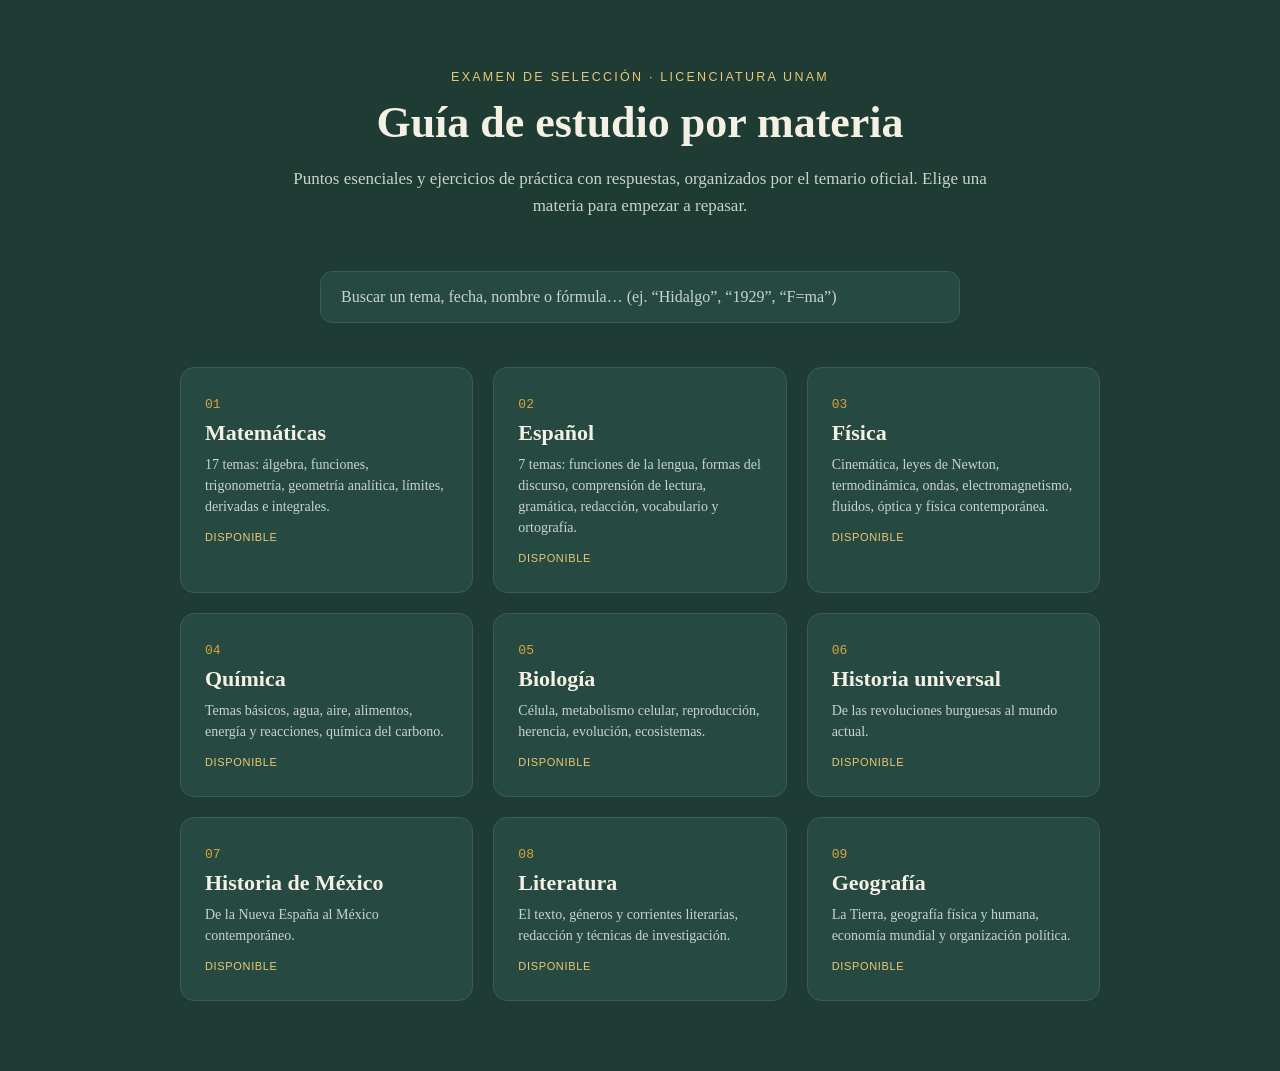
<file: index.html>
<!DOCTYPE html>
<html lang="es">
<head>
<meta charset="UTF-8">
<meta name="viewport" content="width=device-width, initial-scale=1.0">
<title>Guía de examen de selección — UNAM</title>
<link rel="stylesheet" href="assets/styles.css">
</head>
<body>
<div class="landing">
  <div class="landing-head">
    <p class="landing-eyebrow">Examen de selección · Licenciatura UNAM</p>
    <h1 class="landing-title">Guía de estudio por materia</h1>
    <p class="landing-sub">Puntos esenciales y ejercicios de práctica con respuestas, organizados por el temario oficial. Elige una materia para empezar a repasar.</p>
  </div>

  <div class="search-wrap">
    <input type="text" id="global-search" class="search-input" placeholder="Buscar un tema, fecha, nombre o fórmula… (ej. “Hidalgo”, “1929”, “F=ma”)" autocomplete="off">
    <div id="search-results" class="search-results"></div>
  </div>

  <div class="subject-grid" id="subject-grid"></div>
</div>

<script src="assets/subjects.js"></script>
<script src="data/matematicas.js"></script>
<script src="data/espanol.js"></script>
<script src="data/fisica.js"></script>
<script src="data/quimica.js"></script>
<script src="data/biologia.js"></script>
<script src="data/historia-universal.js"></script>
<script src="data/historia-mexico.js"></script>
<script src="data/literatura.js"></script>
<script src="data/geografia.js"></script>
<script src="assets/index.js"></script>
</body>
</html>
</file>
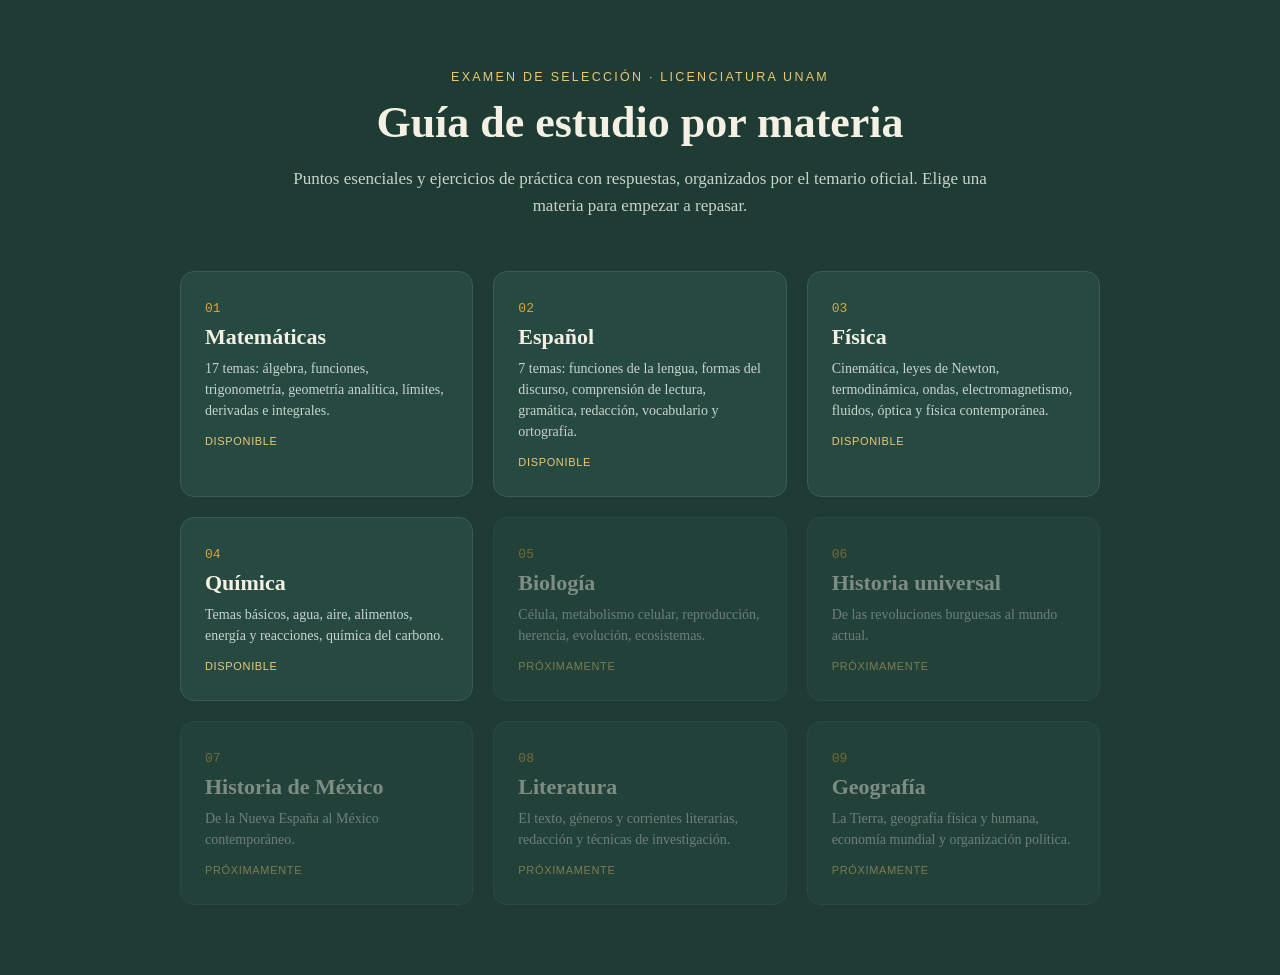
<file: guia-unam/index.html>
<!DOCTYPE html>
<html lang="es">
<head>
<meta charset="UTF-8">
<meta name="viewport" content="width=device-width, initial-scale=1.0">
<title>Guía de examen de selección — UNAM</title>
<link rel="stylesheet" href="assets/styles.css">
</head>
<body>
<div class="landing">
  <div class="landing-head">
    <p class="landing-eyebrow">Examen de selección · Licenciatura UNAM</p>
    <h1 class="landing-title">Guía de estudio por materia</h1>
    <p class="landing-sub">Puntos esenciales y ejercicios de práctica con respuestas, organizados por el temario oficial. Elige una materia para empezar a repasar.</p>
  </div>

  <div class="subject-grid">
    <a class="subject-card" href="matematicas.html">
      <span class="num">01</span>
      <h3>Matemáticas</h3>
      <p>17 temas: álgebra, funciones, trigonometría, geometría analítica, límites, derivadas e integrales.</p>
      <span class="tag">Disponible</span>
    </a>

    <a class="subject-card" href="espanol.html">
      <span class="num">02</span>
      <h3>Español</h3>
      <p>7 temas: funciones de la lengua, formas del discurso, comprensión de lectura, gramática, redacción, vocabulario y ortografía.</p>
      <span class="tag">Disponible</span>
    </a>

    <a class="subject-card" href="fisica.html">
      <span class="num">03</span>
      <h3>Física</h3>
      <p>Cinemática, leyes de Newton, termodinámica, ondas, electromagnetismo, fluidos, óptica y física contemporánea.</p>
      <span class="tag">Disponible</span>
    </a>

    <a class="subject-card" href="quimica.html">
      <span class="num">04</span>
      <h3>Química</h3>
      <p>Temas básicos, agua, aire, alimentos, energía y reacciones, química del carbono.</p>
      <span class="tag">Disponible</span>
    </a>

    <div class="subject-card disabled">
      <span class="num">05</span>
      <h3>Biología</h3>
      <p>Célula, metabolismo celular, reproducción, herencia, evolución, ecosistemas.</p>
      <span class="tag">Próximamente</span>
    </div>

    <div class="subject-card disabled">
      <span class="num">06</span>
      <h3>Historia universal</h3>
      <p>De las revoluciones burguesas al mundo actual.</p>
      <span class="tag">Próximamente</span>
    </div>

    <div class="subject-card disabled">
      <span class="num">07</span>
      <h3>Historia de México</h3>
      <p>De la Nueva España al México contemporáneo.</p>
      <span class="tag">Próximamente</span>
    </div>

    <div class="subject-card disabled">
      <span class="num">08</span>
      <h3>Literatura</h3>
      <p>El texto, géneros y corrientes literarias, redacción y técnicas de investigación.</p>
      <span class="tag">Próximamente</span>
    </div>

    <div class="subject-card disabled">
      <span class="num">09</span>
      <h3>Geografía</h3>
      <p>La Tierra, geografía física y humana, economía mundial y organización política.</p>
      <span class="tag">Próximamente</span>
    </div>
  </div>
</div>
</body>
</html>
</file>
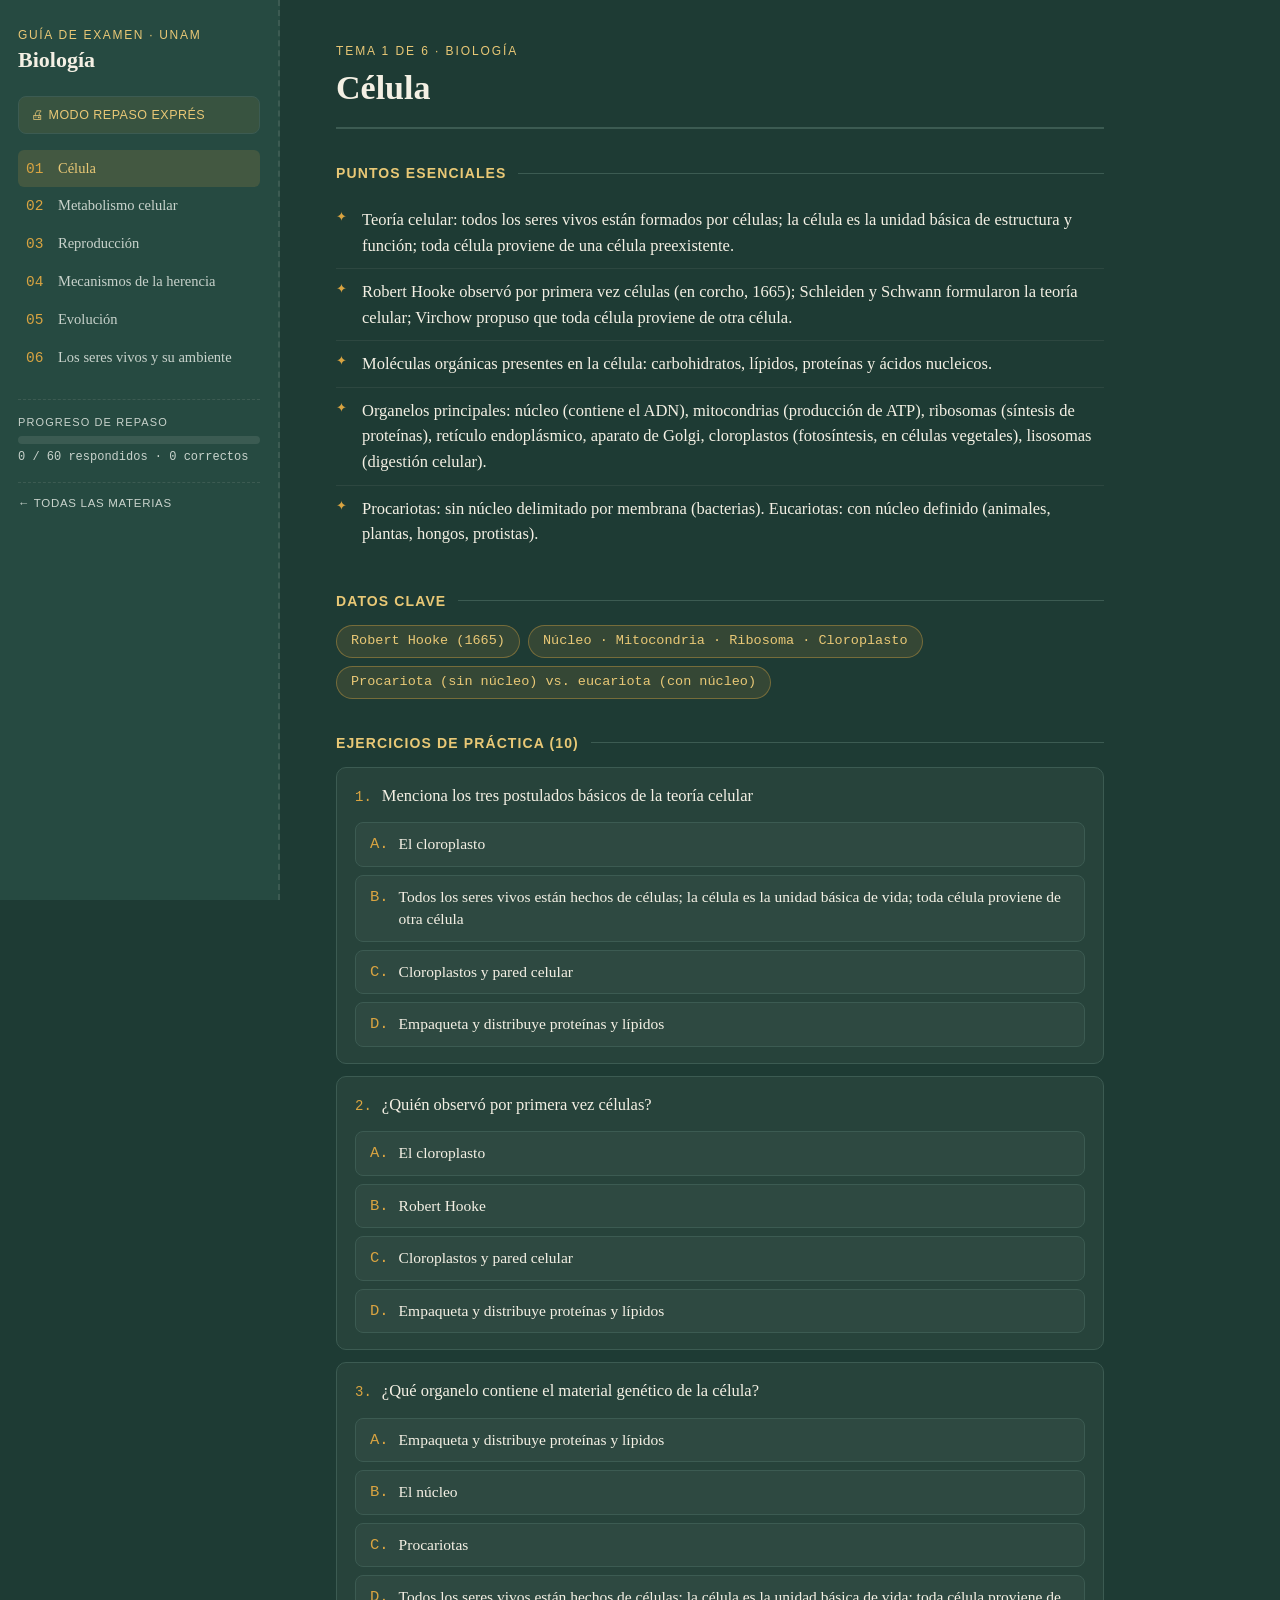
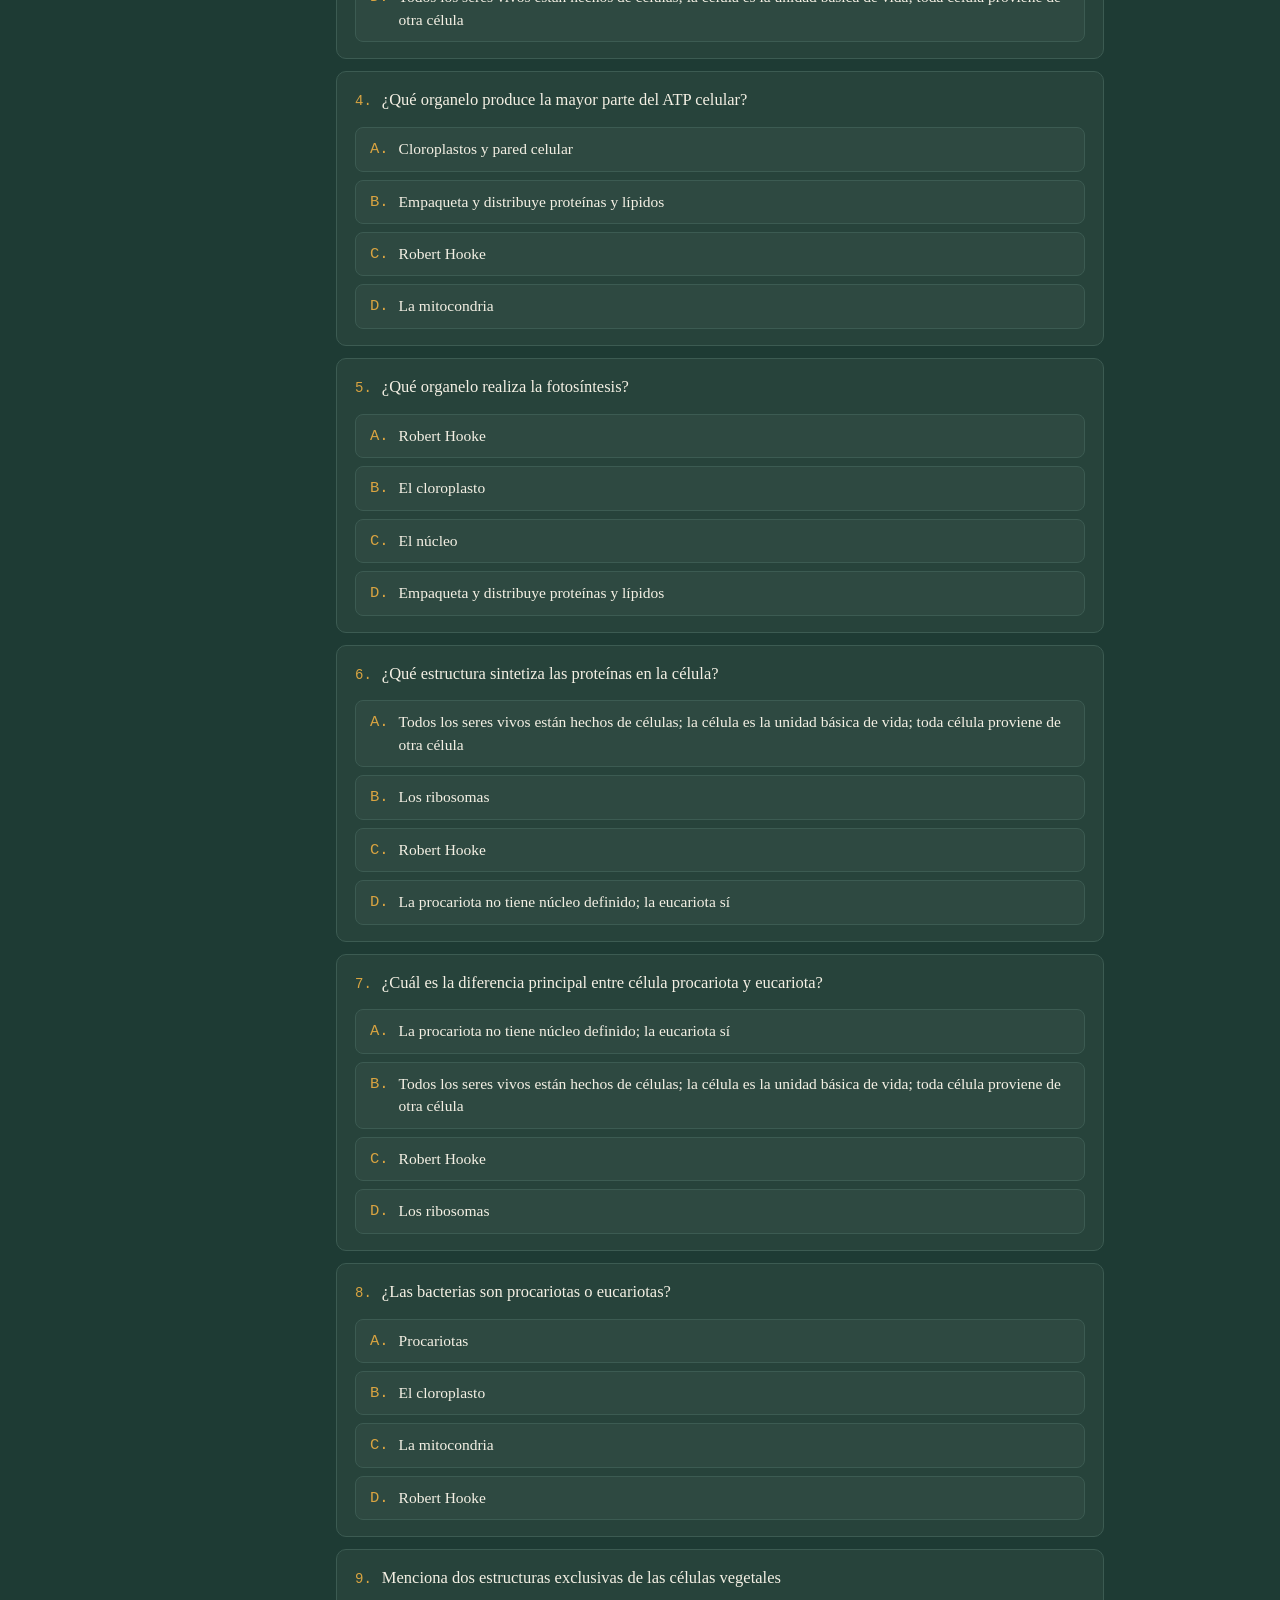
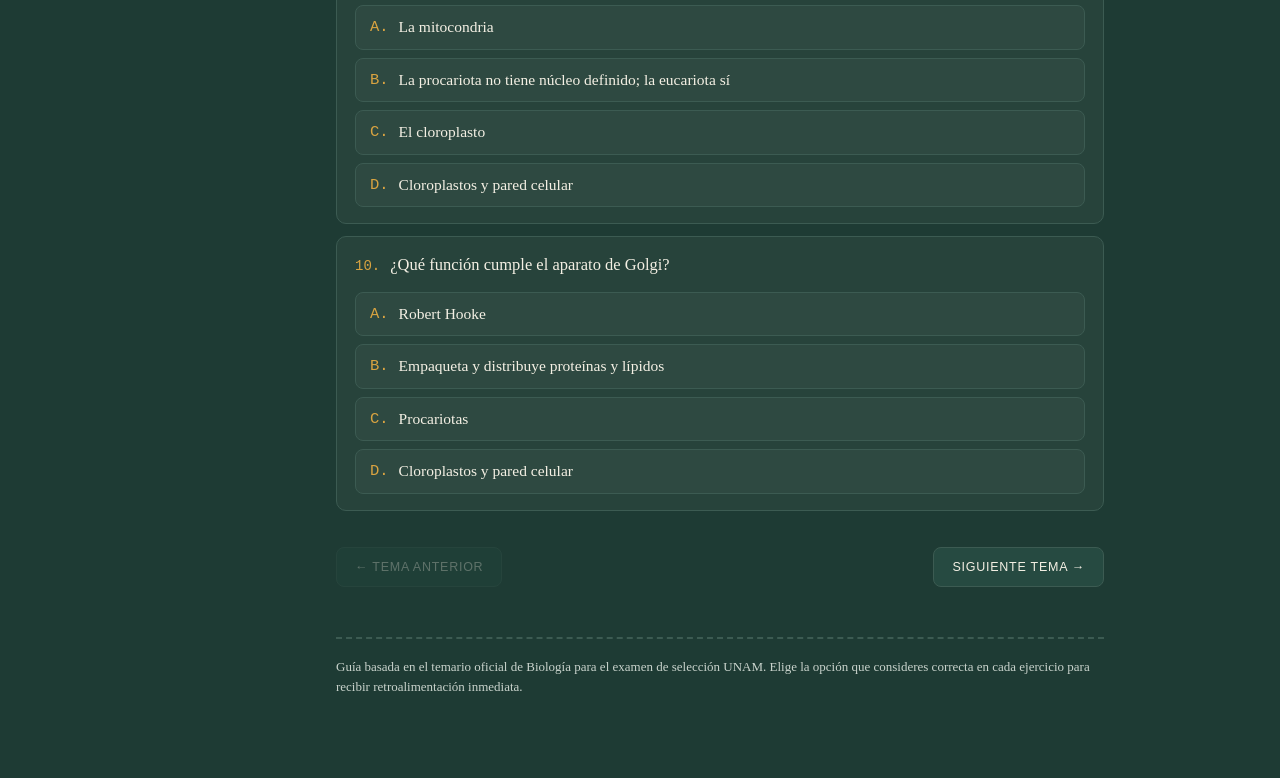
<file: biologia.html>
<!DOCTYPE html>
<html lang="es">
<head>
<meta charset="UTF-8">
<meta name="viewport" content="width=device-width, initial-scale=1.0">
<title>Biología — Guía de examen UNAM</title>
<link rel="stylesheet" href="assets/styles.css">
</head>
<body>
<div class="app">
  <nav class="sidebar" id="sidebar"></nav>
  <main id="main"></main>
</div>

<script src="data/biologia.js"></script>
<script>
  window.TEMAS = window.SUBJECT_DATA["biologia"];
  window.SUBJECT_LABEL = "Biología";
  window.SUBJECT_KEY = "biologia";
  window.SUBJECT_FEATURES = { formulario: false, timeline: false };
</script>
<script src="assets/app.js"></script>
</body>
</html>
</file>
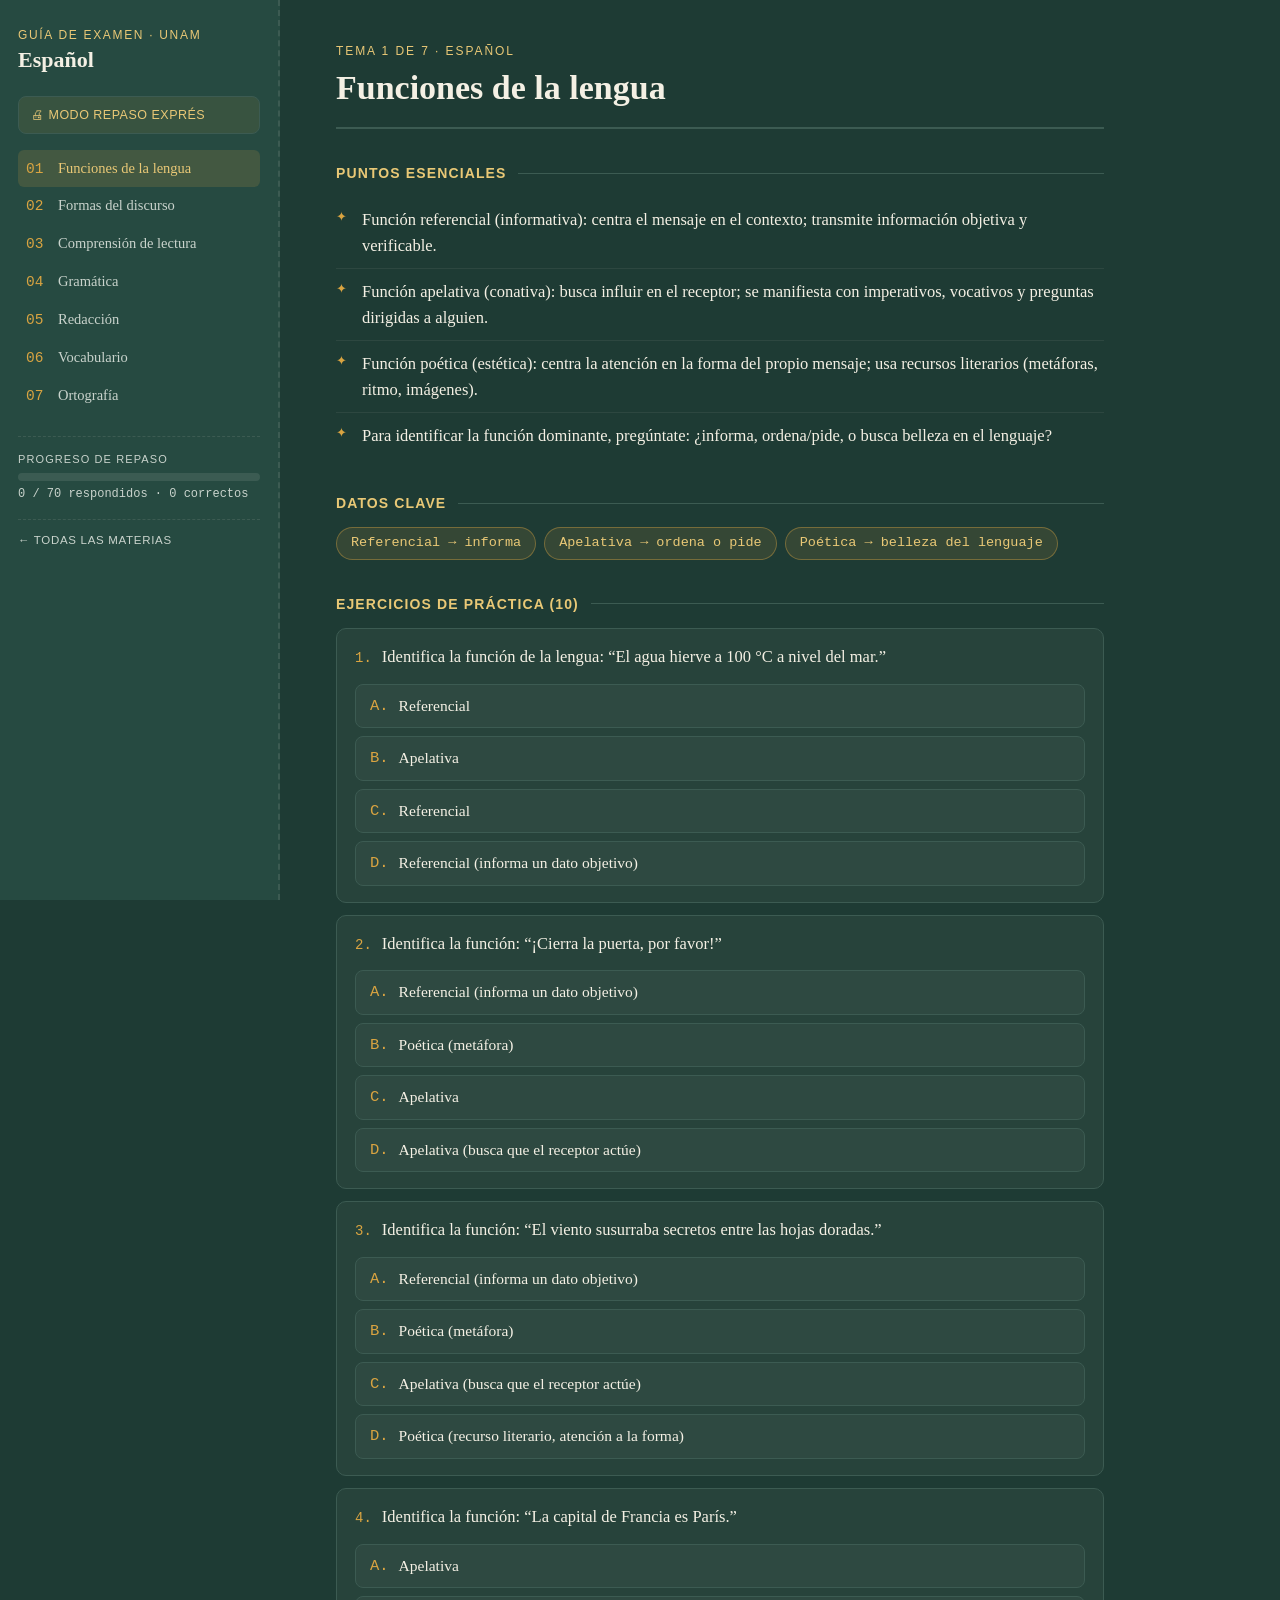
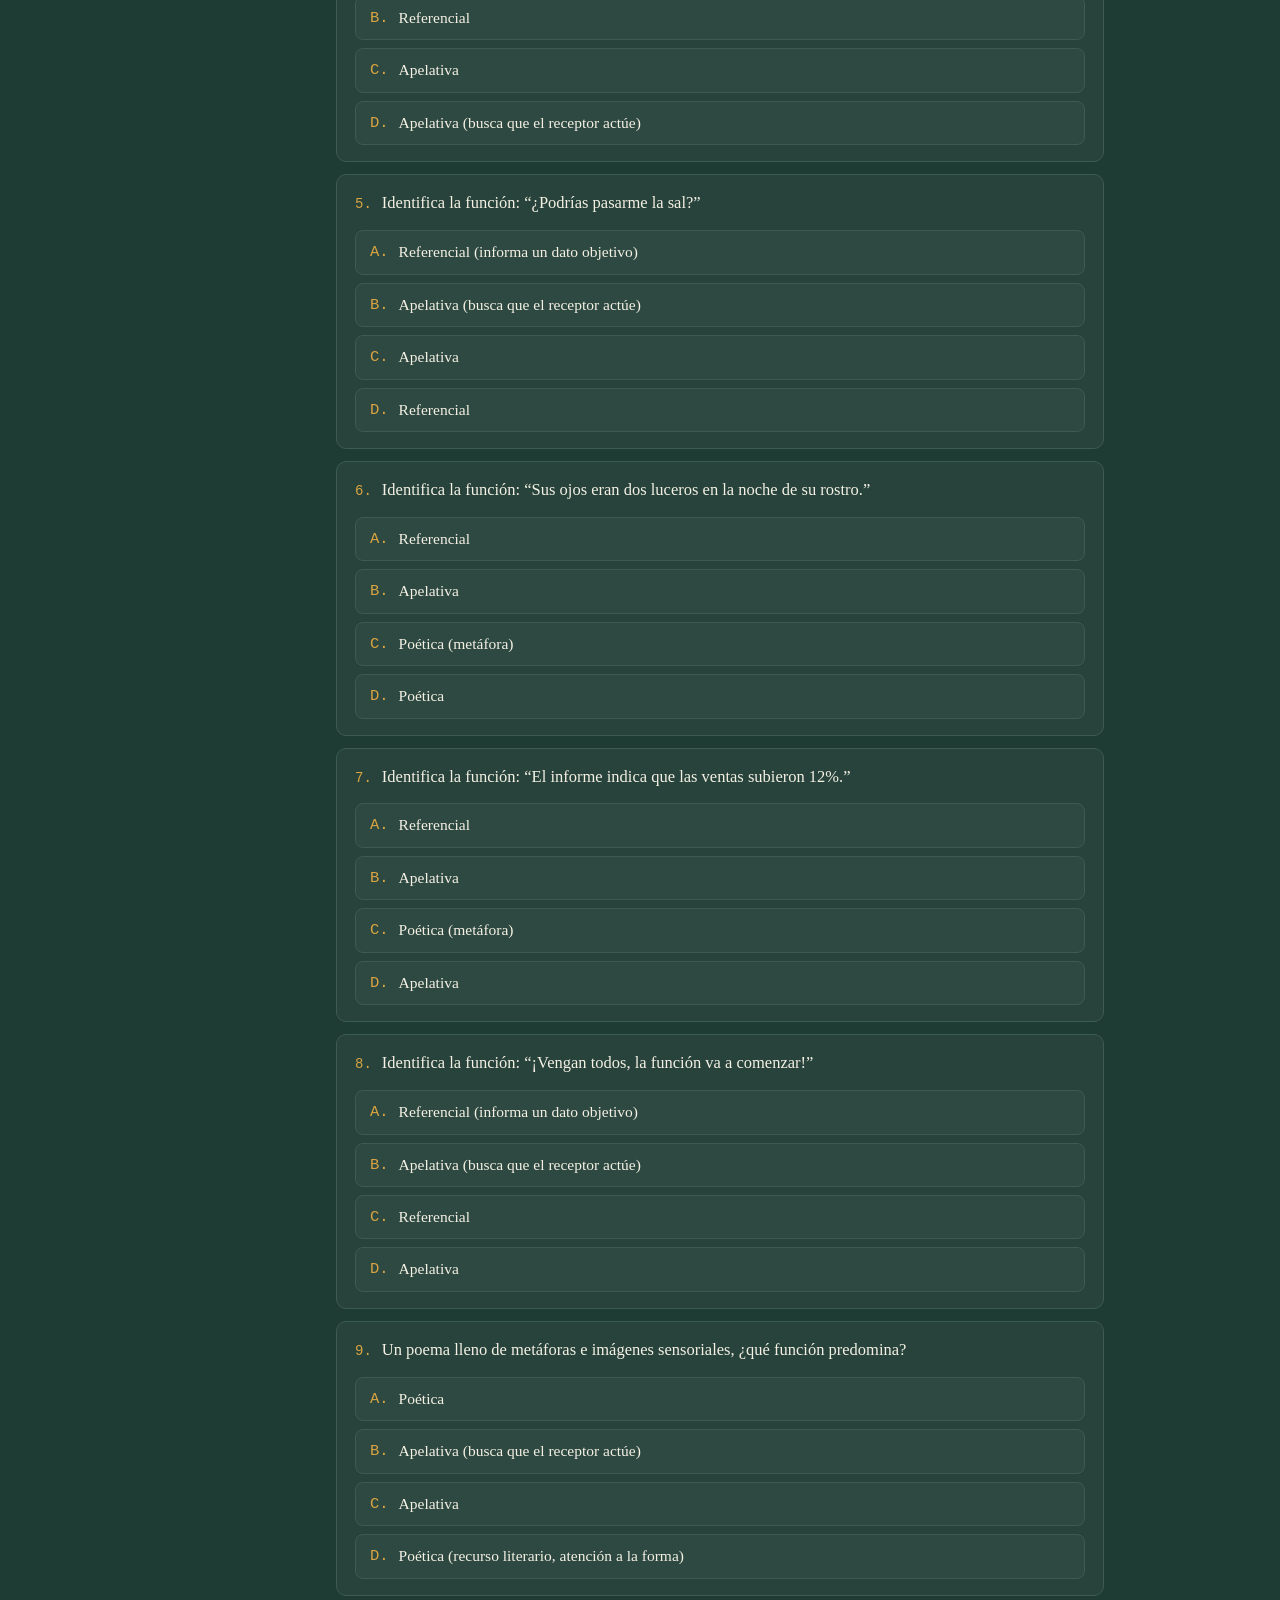
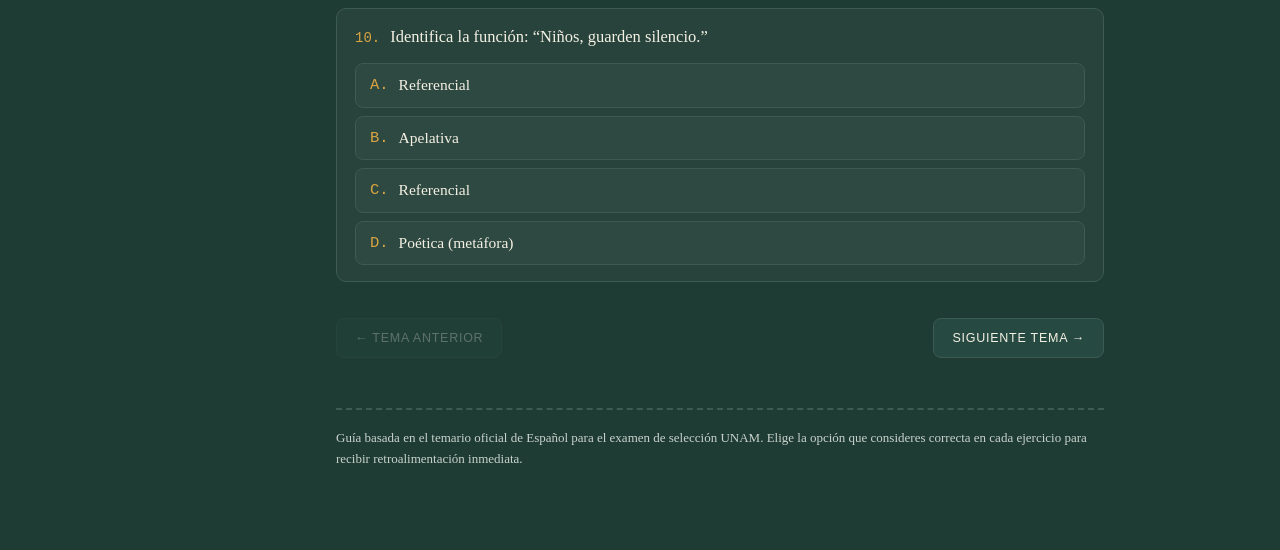
<file: espanol.html>
<!DOCTYPE html>
<html lang="es">
<head>
<meta charset="UTF-8">
<meta name="viewport" content="width=device-width, initial-scale=1.0">
<title>Español — Guía de examen UNAM</title>
<link rel="stylesheet" href="assets/styles.css">
</head>
<body>
<div class="app">
  <nav class="sidebar" id="sidebar"></nav>
  <main id="main"></main>
</div>

<script src="data/espanol.js"></script>
<script>
  window.TEMAS = window.SUBJECT_DATA["espanol"];
  window.SUBJECT_LABEL = "Español";
  window.SUBJECT_KEY = "espanol";
  window.SUBJECT_FEATURES = { formulario: false, timeline: false };
</script>
<script src="assets/app.js"></script>
</body>
</html>
</file>
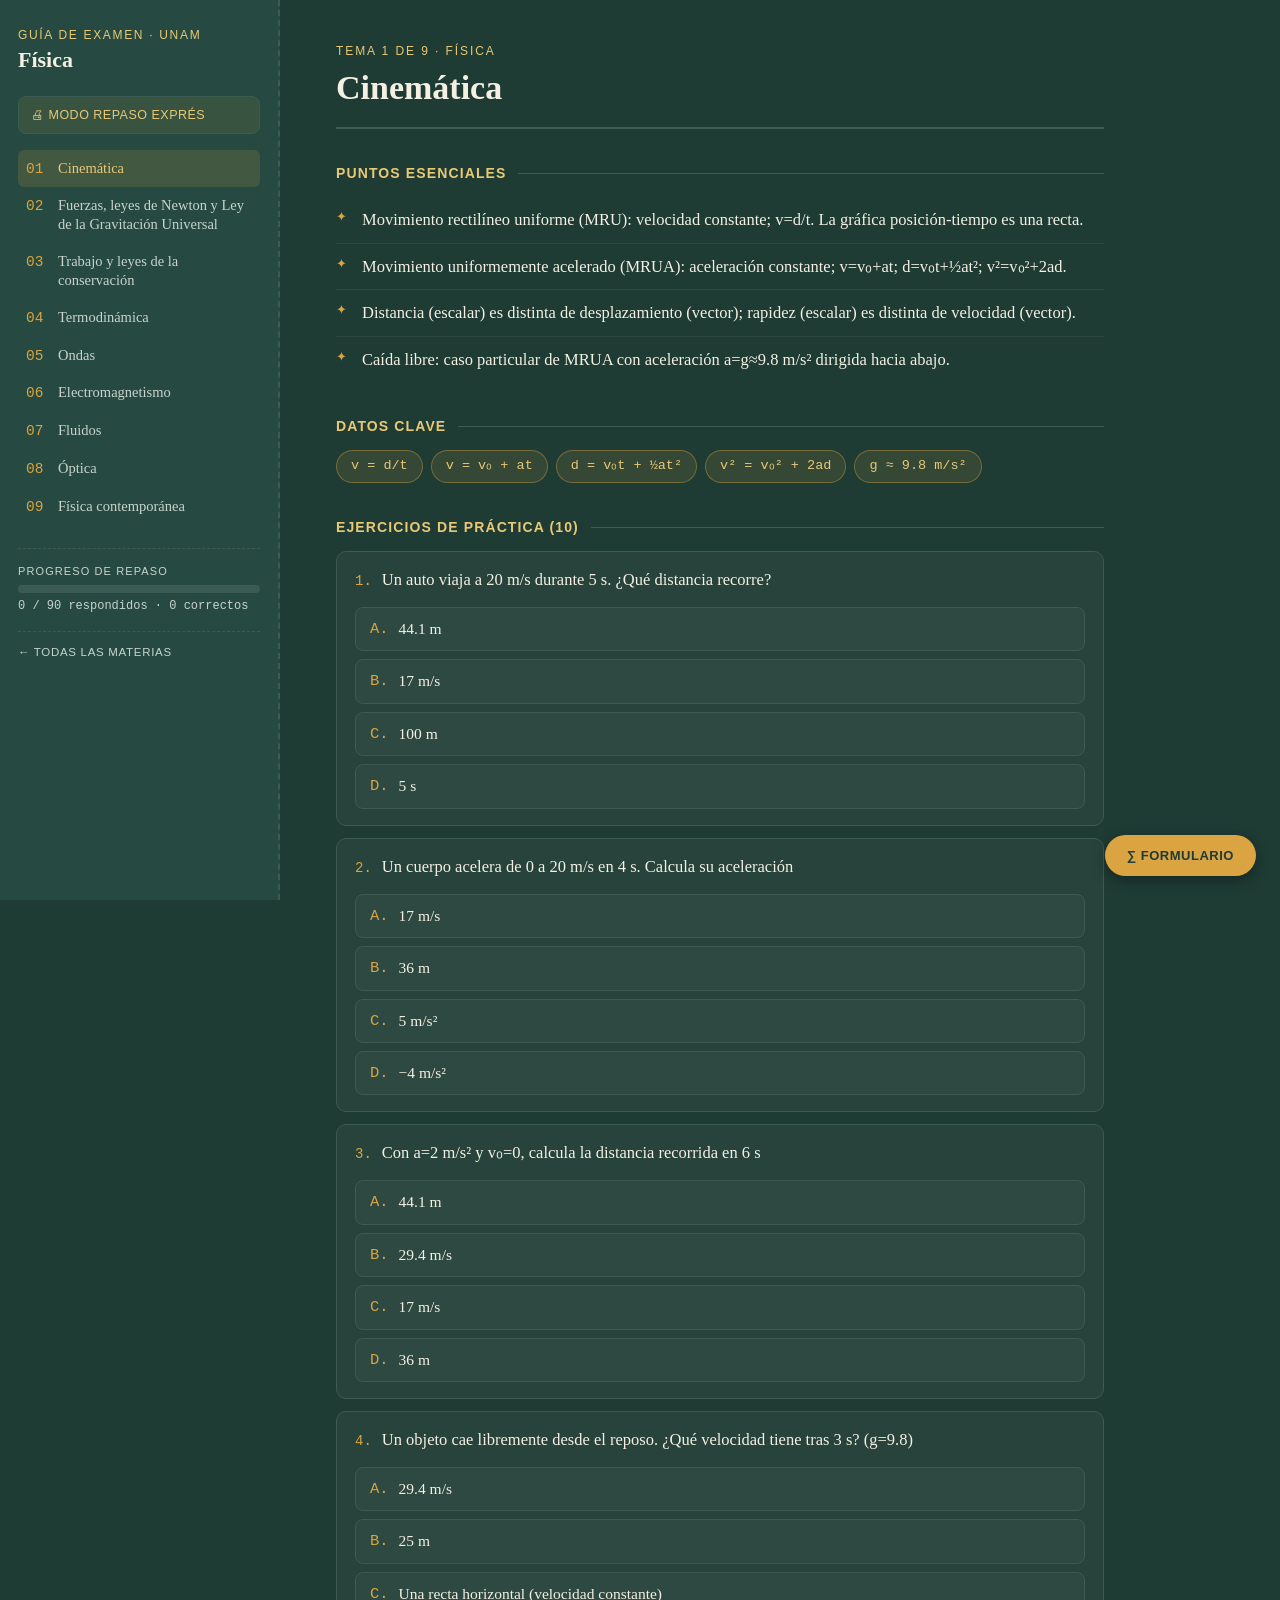
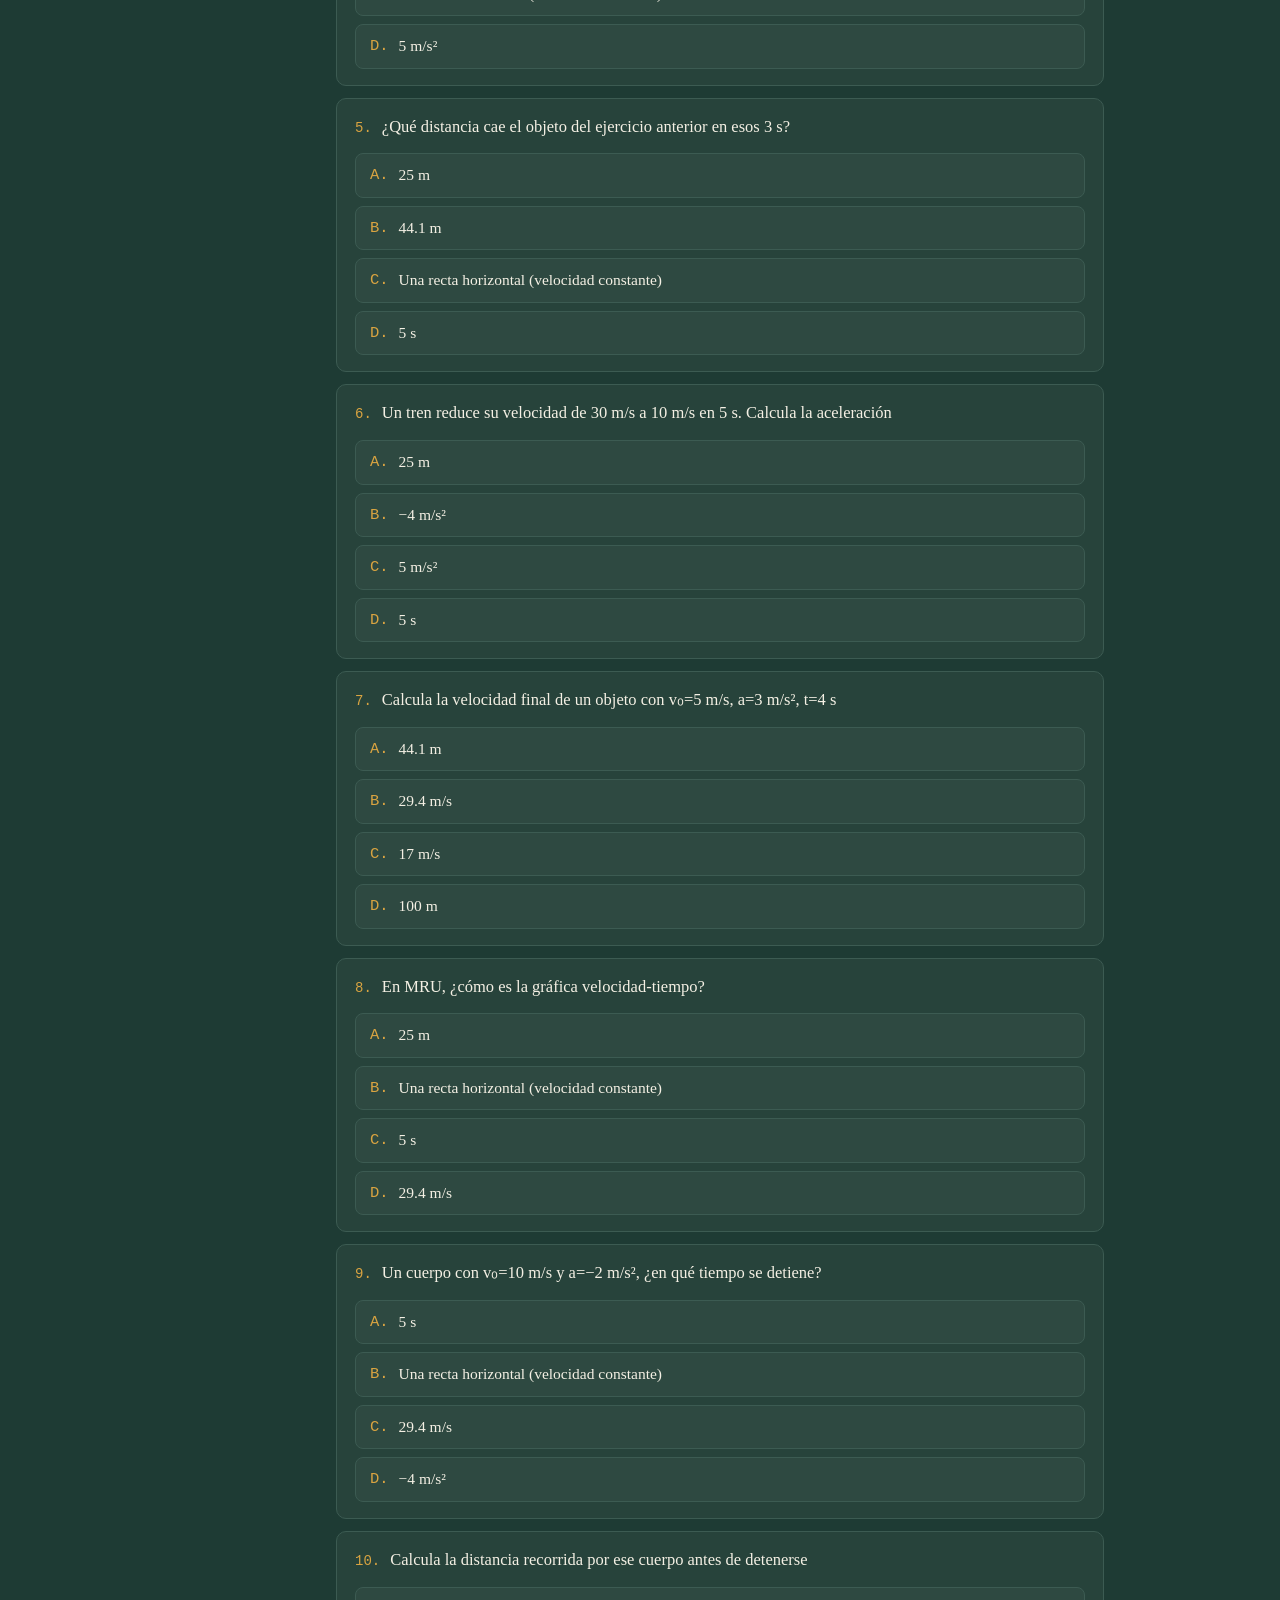
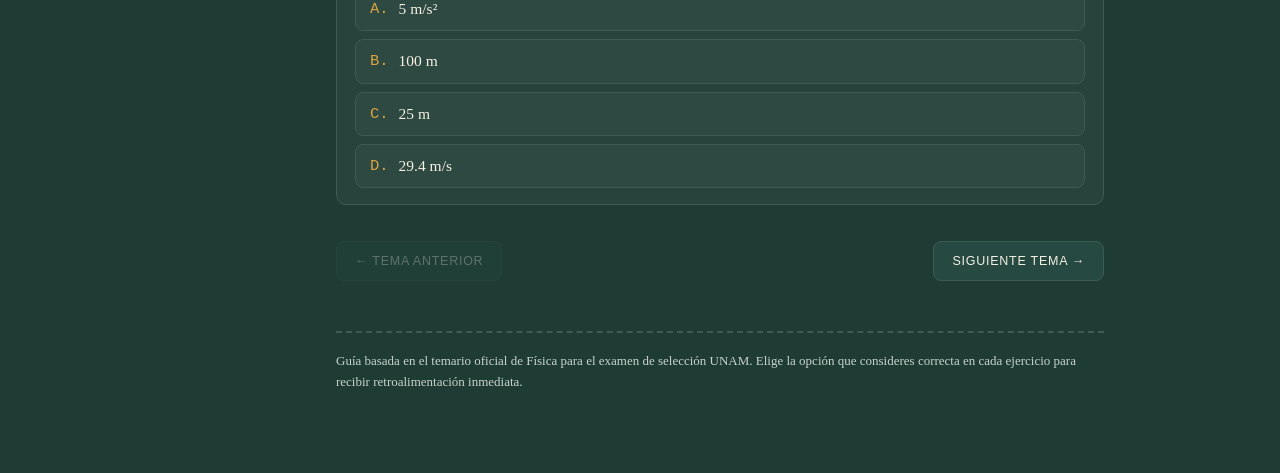
<file: fisica.html>
<!DOCTYPE html>
<html lang="es">
<head>
<meta charset="UTF-8">
<meta name="viewport" content="width=device-width, initial-scale=1.0">
<title>Física — Guía de examen UNAM</title>
<link rel="stylesheet" href="assets/styles.css">
</head>
<body>
<div class="app">
  <nav class="sidebar" id="sidebar"></nav>
  <main id="main"></main>
</div>

<script src="data/fisica.js"></script>
<script>
  window.TEMAS = window.SUBJECT_DATA["fisica"];
  window.SUBJECT_LABEL = "Física";
  window.SUBJECT_KEY = "fisica";
  window.SUBJECT_FEATURES = { formulario: true, timeline: false };
</script>
<script src="assets/app.js"></script>
</body>
</html>
</file>
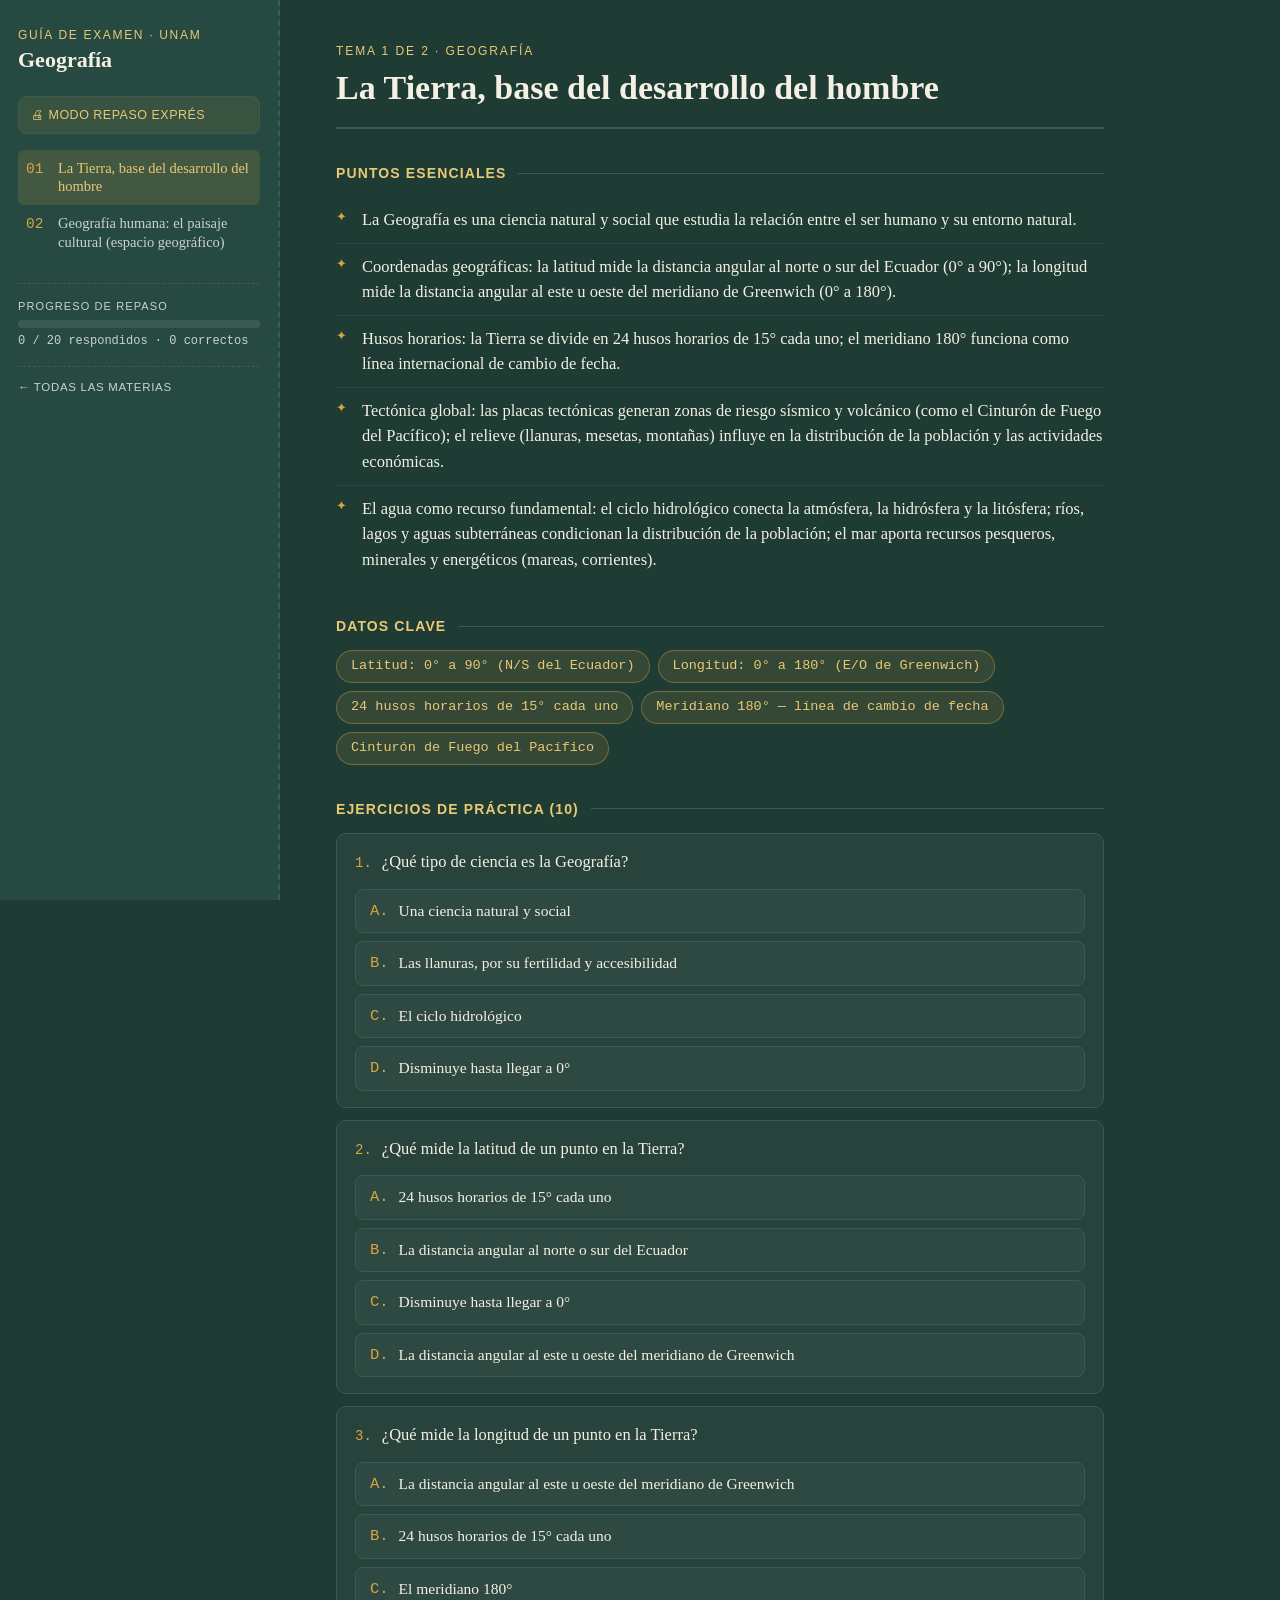
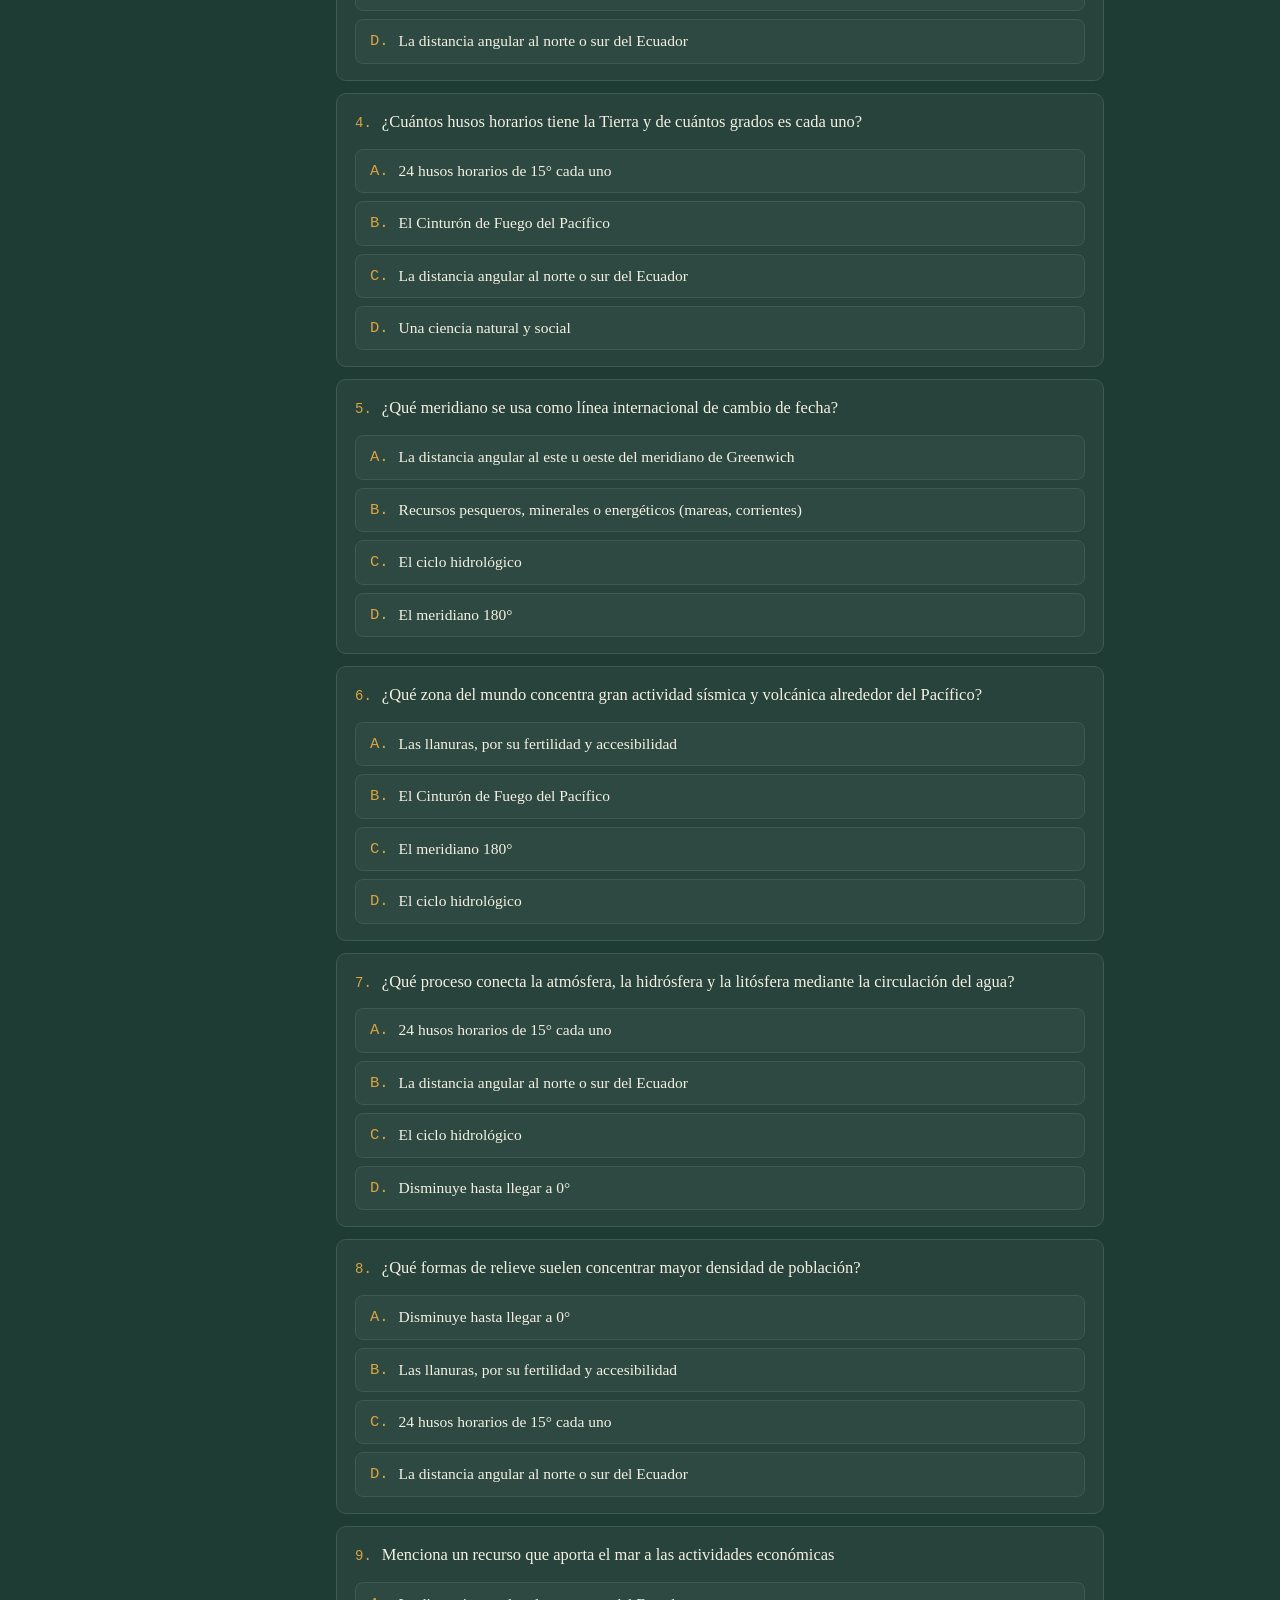
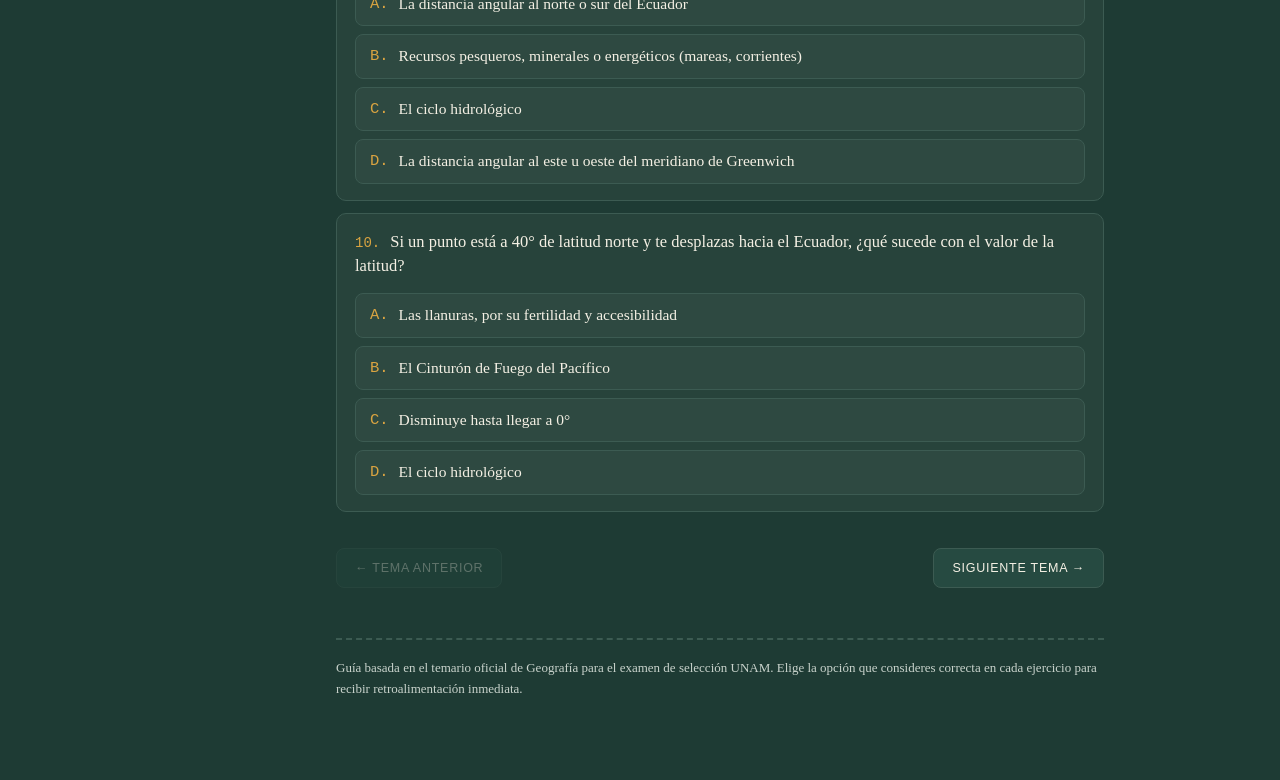
<file: geografia.html>
<!DOCTYPE html>
<html lang="es">
<head>
<meta charset="UTF-8">
<meta name="viewport" content="width=device-width, initial-scale=1.0">
<title>Geografía — Guía de examen UNAM</title>
<link rel="stylesheet" href="assets/styles.css">
</head>
<body>
<div class="app">
  <nav class="sidebar" id="sidebar"></nav>
  <main id="main"></main>
</div>

<script src="data/geografia.js"></script>
<script>
  window.TEMAS = window.SUBJECT_DATA["geografia"];
  window.SUBJECT_LABEL = "Geografía";
  window.SUBJECT_KEY = "geografia";
  window.SUBJECT_FEATURES = { formulario: false, timeline: false };
</script>
<script src="assets/app.js"></script>
</body>
</html>
</file>
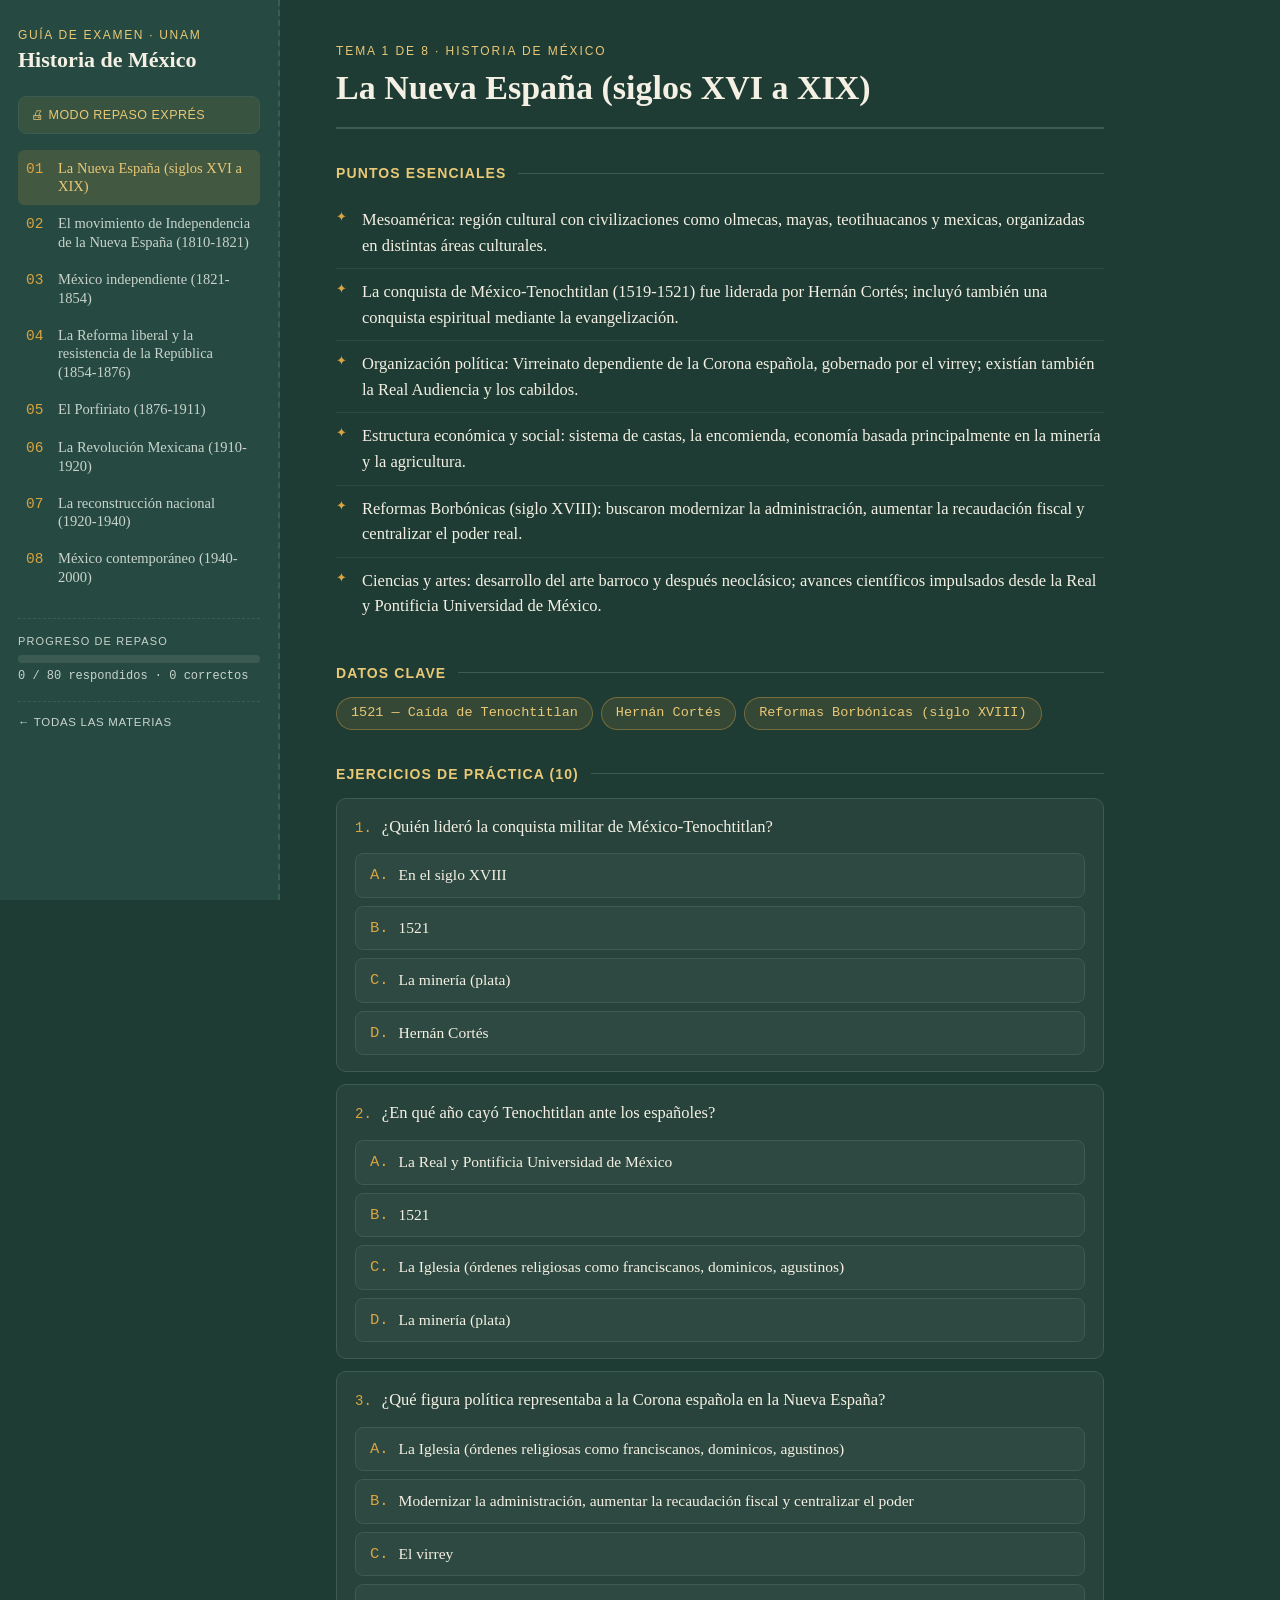
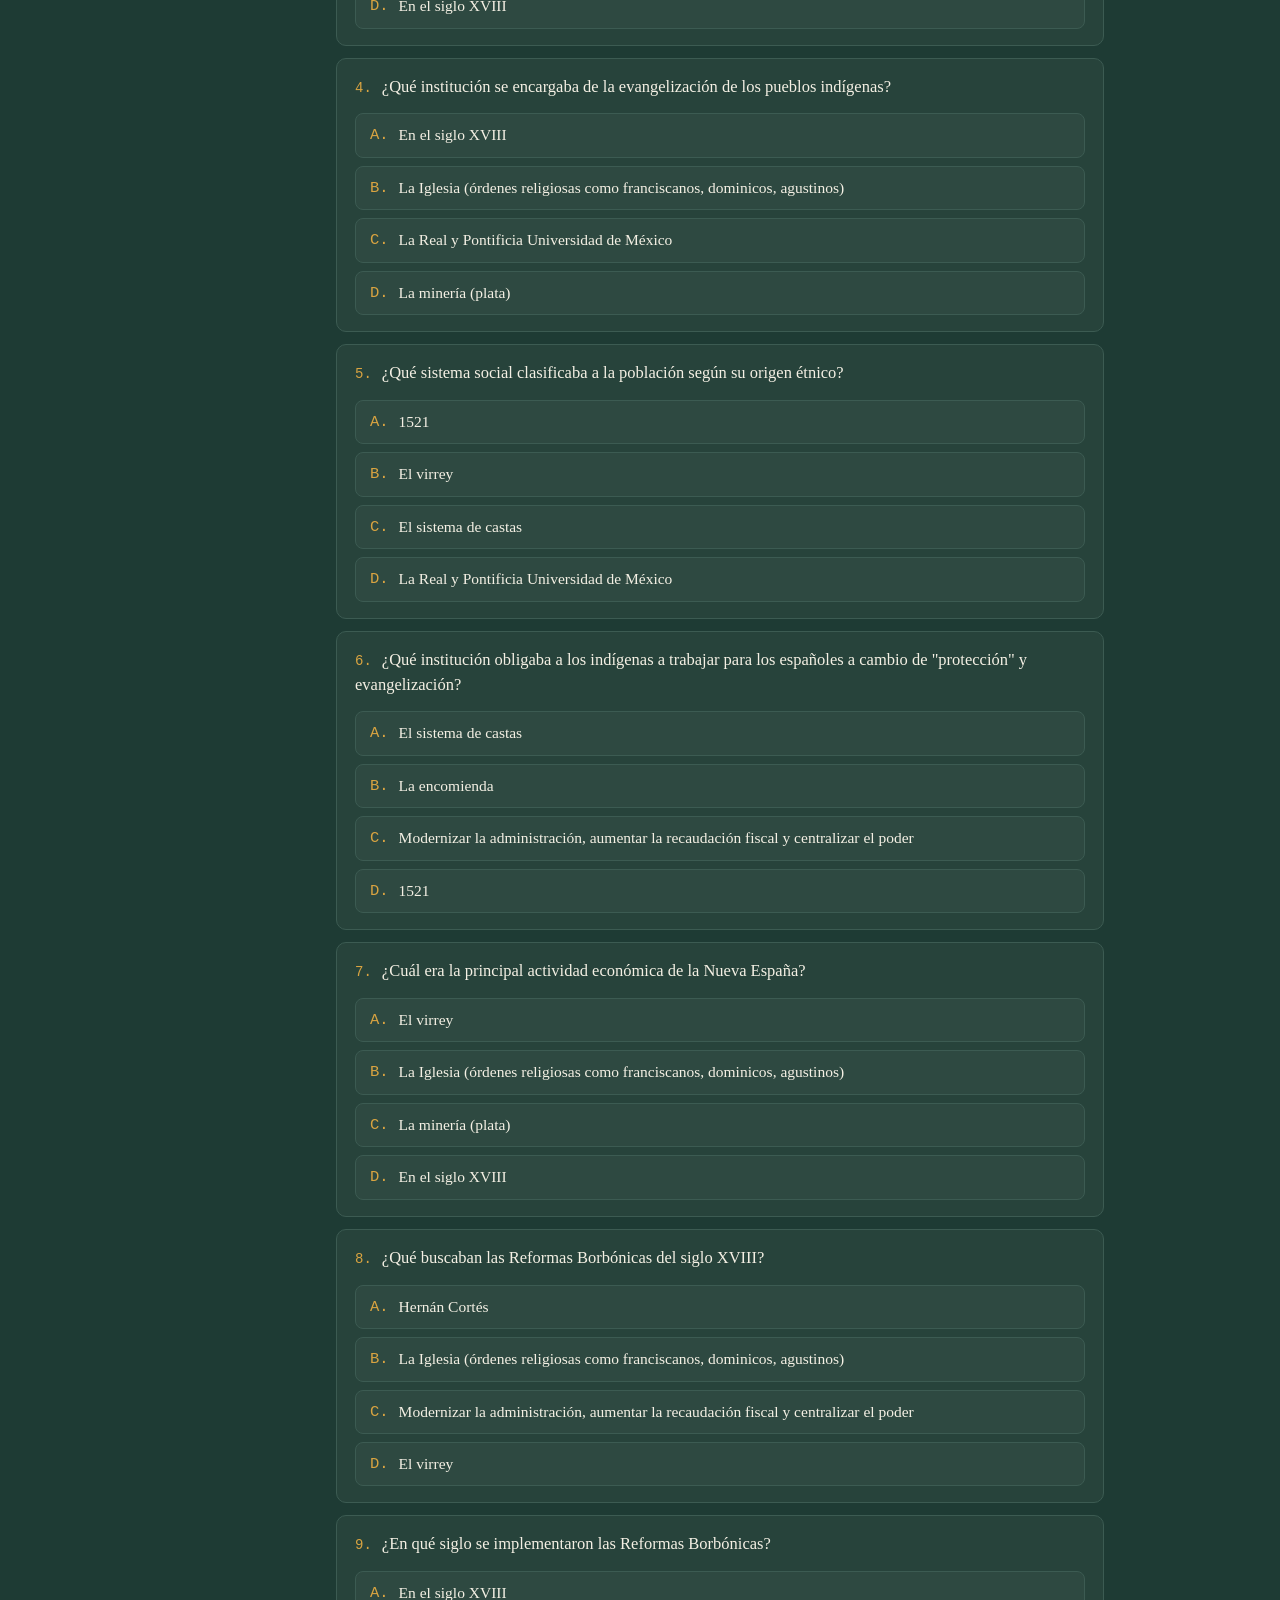
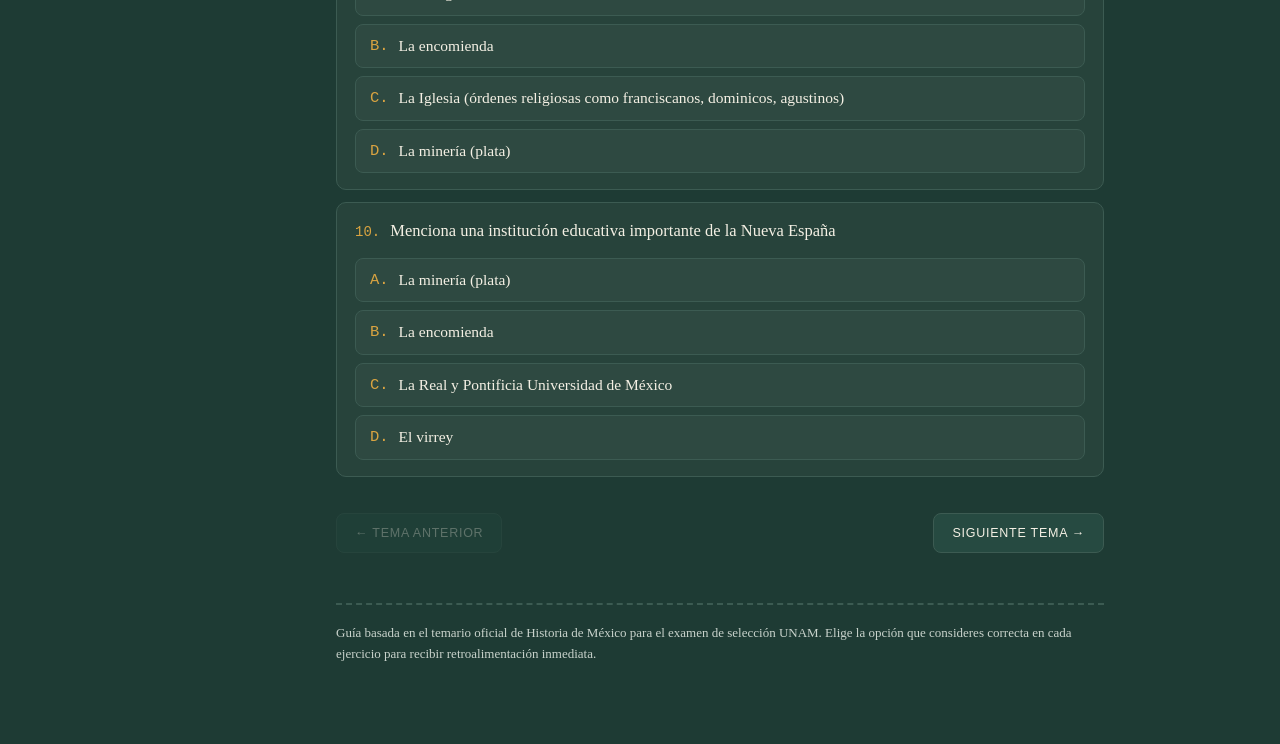
<file: historia-mexico.html>
<!DOCTYPE html>
<html lang="es">
<head>
<meta charset="UTF-8">
<meta name="viewport" content="width=device-width, initial-scale=1.0">
<title>Historia de México — Guía de examen UNAM</title>
<link rel="stylesheet" href="assets/styles.css">
</head>
<body>
<div class="app">
  <nav class="sidebar" id="sidebar"></nav>
  <main id="main"></main>
</div>

<script src="data/historia-mexico.js"></script>
<script>
  window.TEMAS = window.SUBJECT_DATA["historia-mexico"];
  window.SUBJECT_LABEL = "Historia de México";
  window.SUBJECT_KEY = "historia-mexico";
  window.SUBJECT_FEATURES = { formulario: false, timeline: true };
</script>
<script src="assets/app.js"></script>
</body>
</html>
</file>
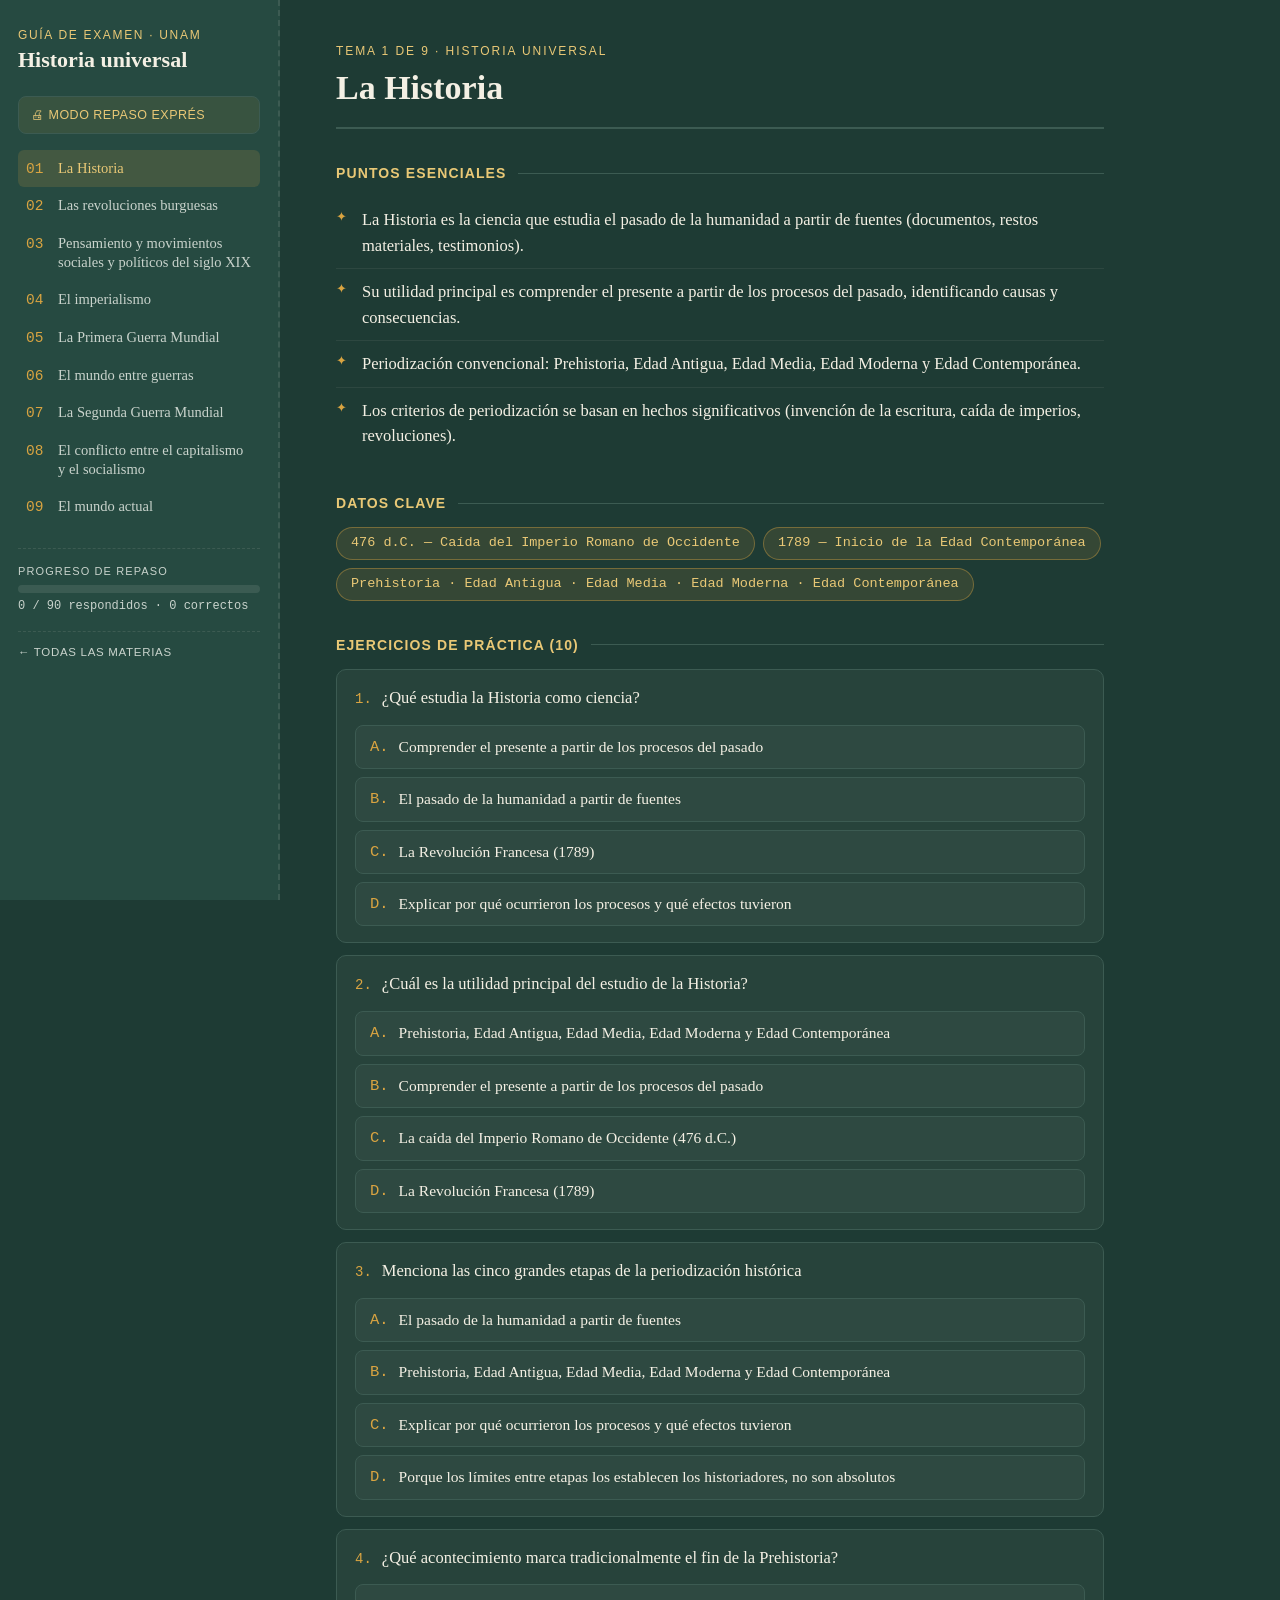
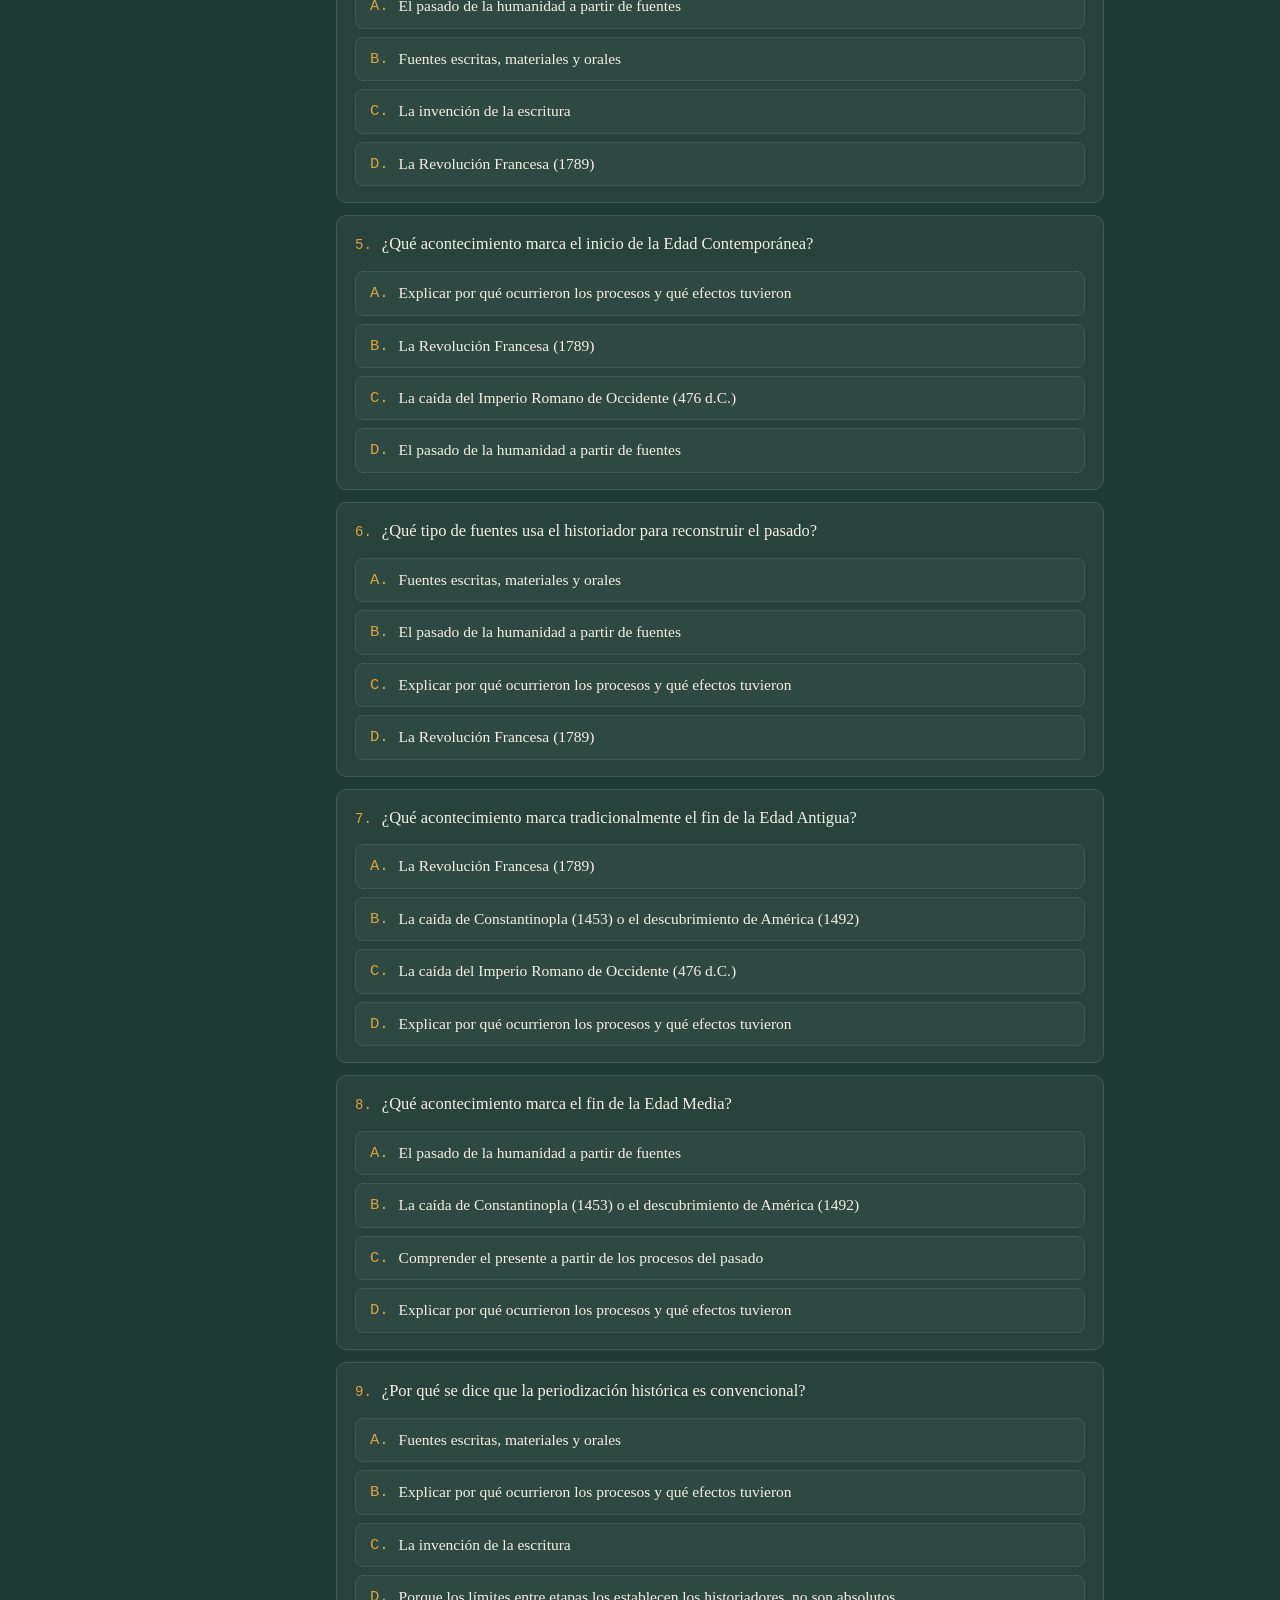
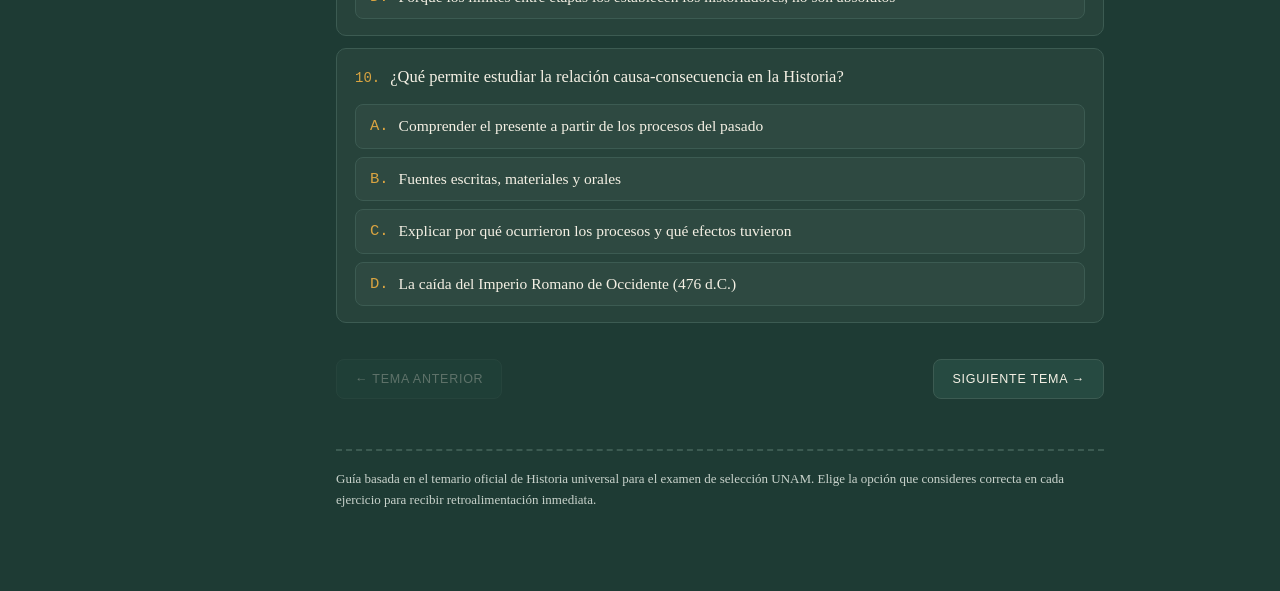
<file: historia-universal.html>
<!DOCTYPE html>
<html lang="es">
<head>
<meta charset="UTF-8">
<meta name="viewport" content="width=device-width, initial-scale=1.0">
<title>Historia universal — Guía de examen UNAM</title>
<link rel="stylesheet" href="assets/styles.css">
</head>
<body>
<div class="app">
  <nav class="sidebar" id="sidebar"></nav>
  <main id="main"></main>
</div>

<script src="data/historia-universal.js"></script>
<script>
  window.TEMAS = window.SUBJECT_DATA["historia-universal"];
  window.SUBJECT_LABEL = "Historia universal";
  window.SUBJECT_KEY = "historia-universal";
  window.SUBJECT_FEATURES = { formulario: false, timeline: true };
</script>
<script src="assets/app.js"></script>
</body>
</html>
</file>
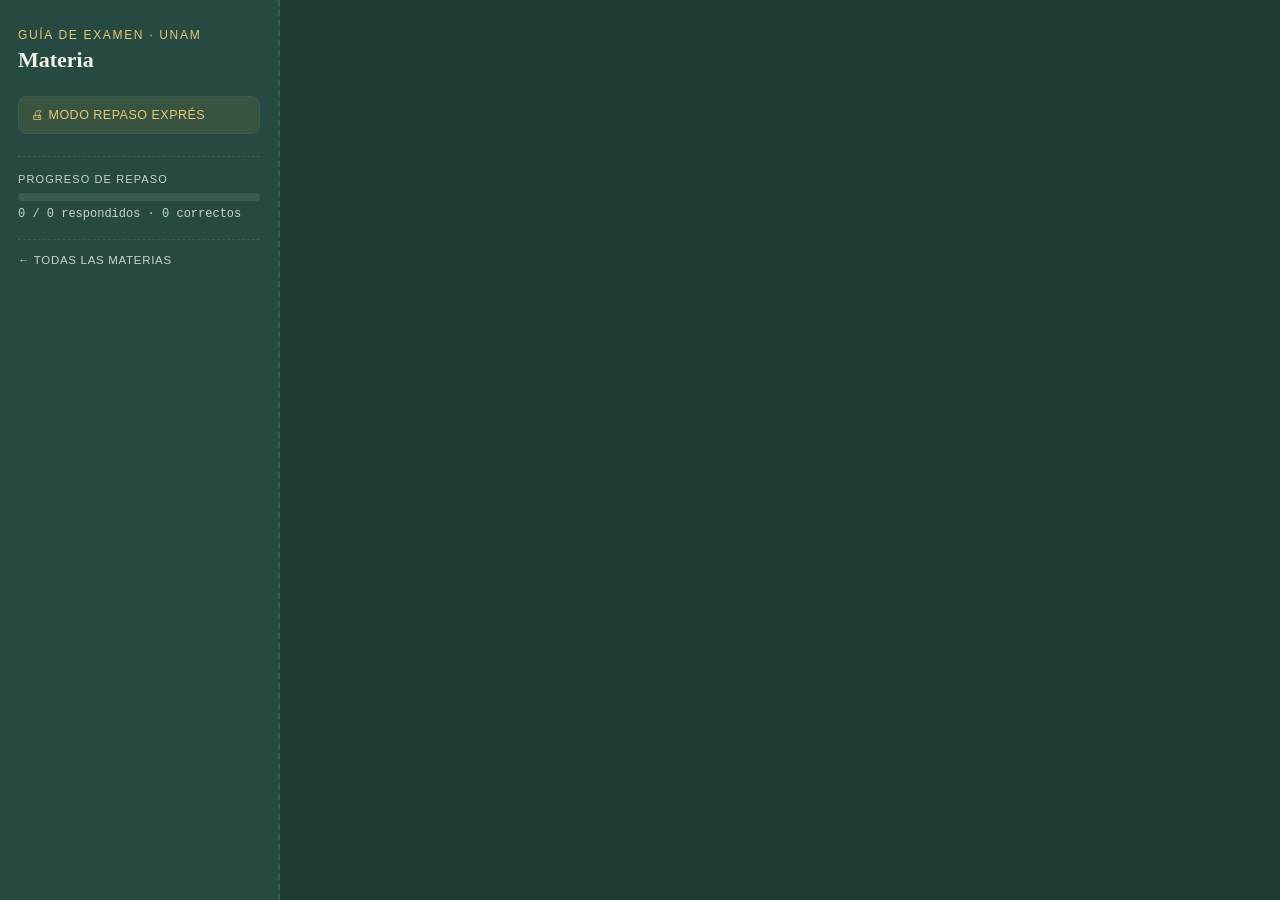
<file: literatura.html>
<!DOCTYPE html>
<html lang="es">
<head>
<meta charset="UTF-8">
<meta name="viewport" content="width=device-width, initial-scale=1.0">
<title>Literatura — Guía de examen UNAM</title>
<link rel="stylesheet" href="assets/styles.css">
</head>
<body>
<div class="app">
  <nav class="sidebar" id="sidebar"></nav>
  <main id="main"></main>
</div>

<script src="data/literatura.js"></script>
<script>
  window.TEMAS = TEMAS;
  window.SUBJECT_LABEL = "Literatura";
</script>
<script src="assets/app.js"></script>
</body>
</html>
</file>
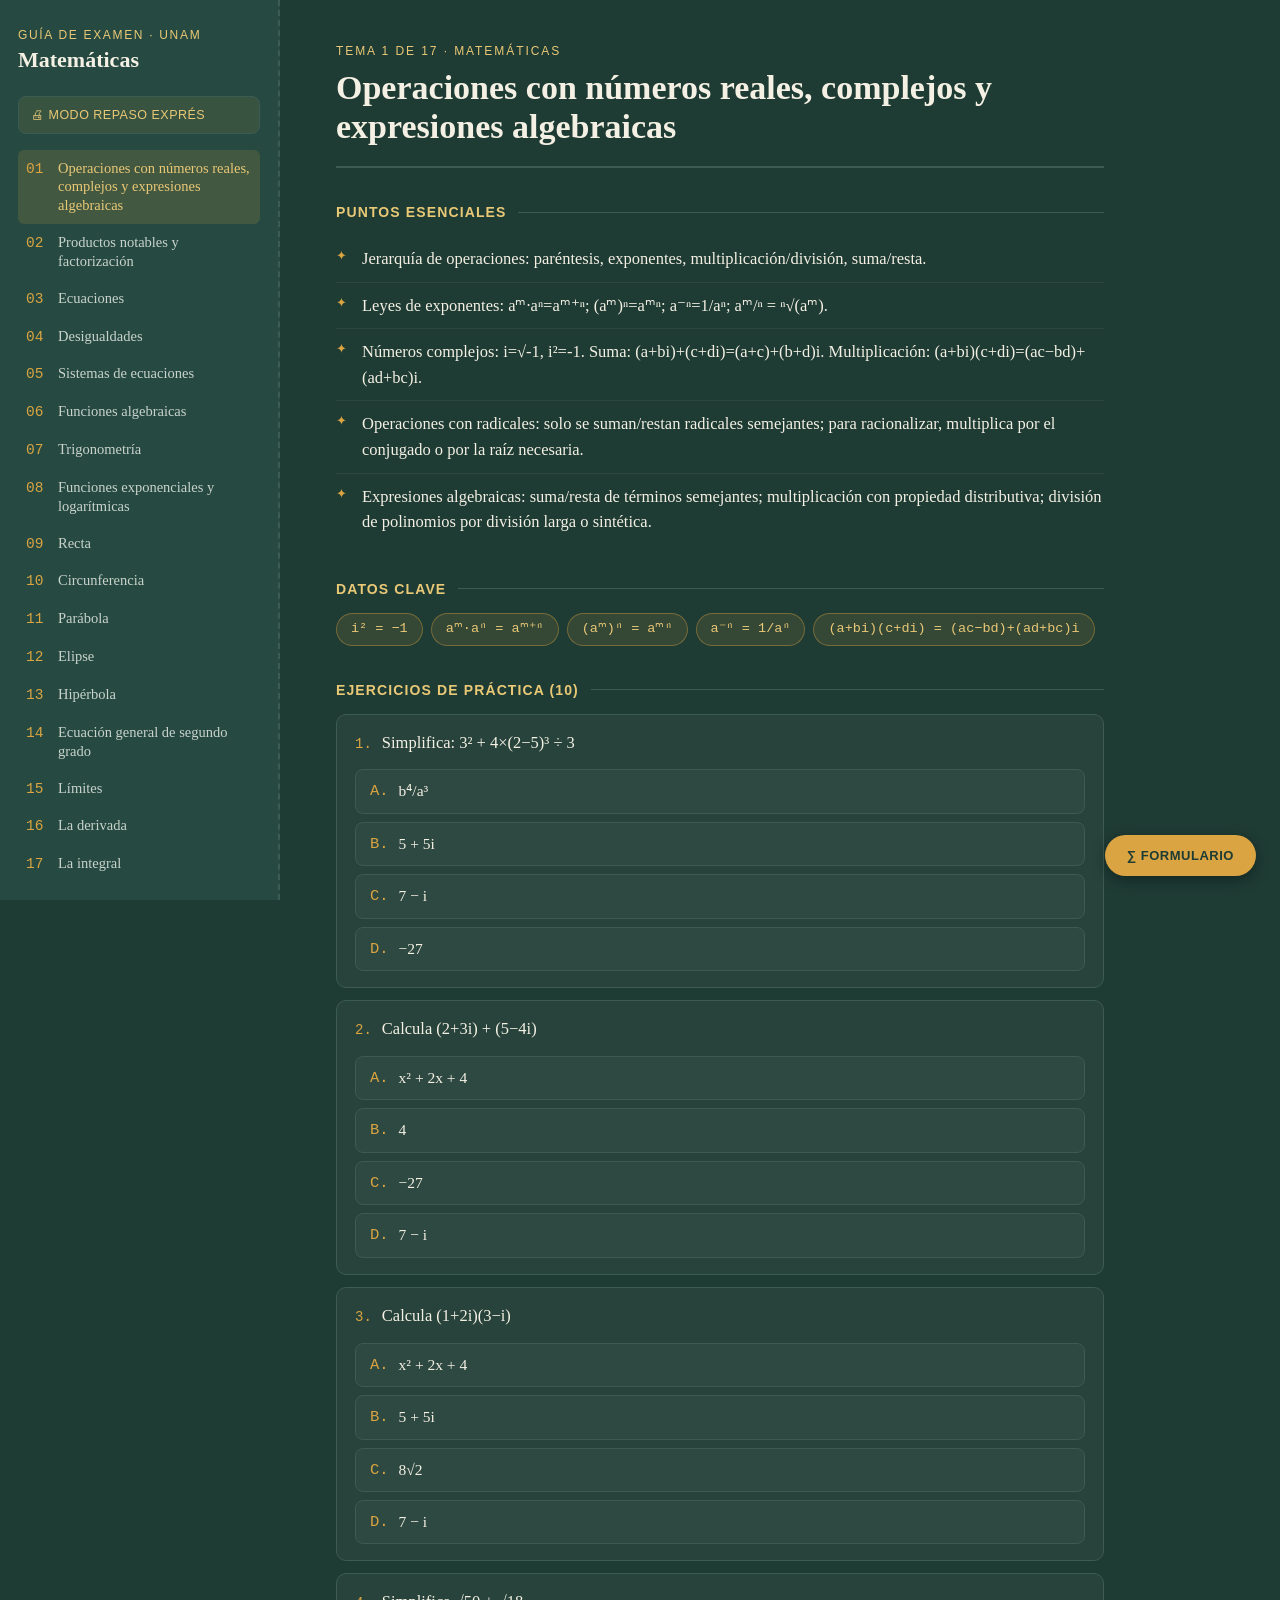
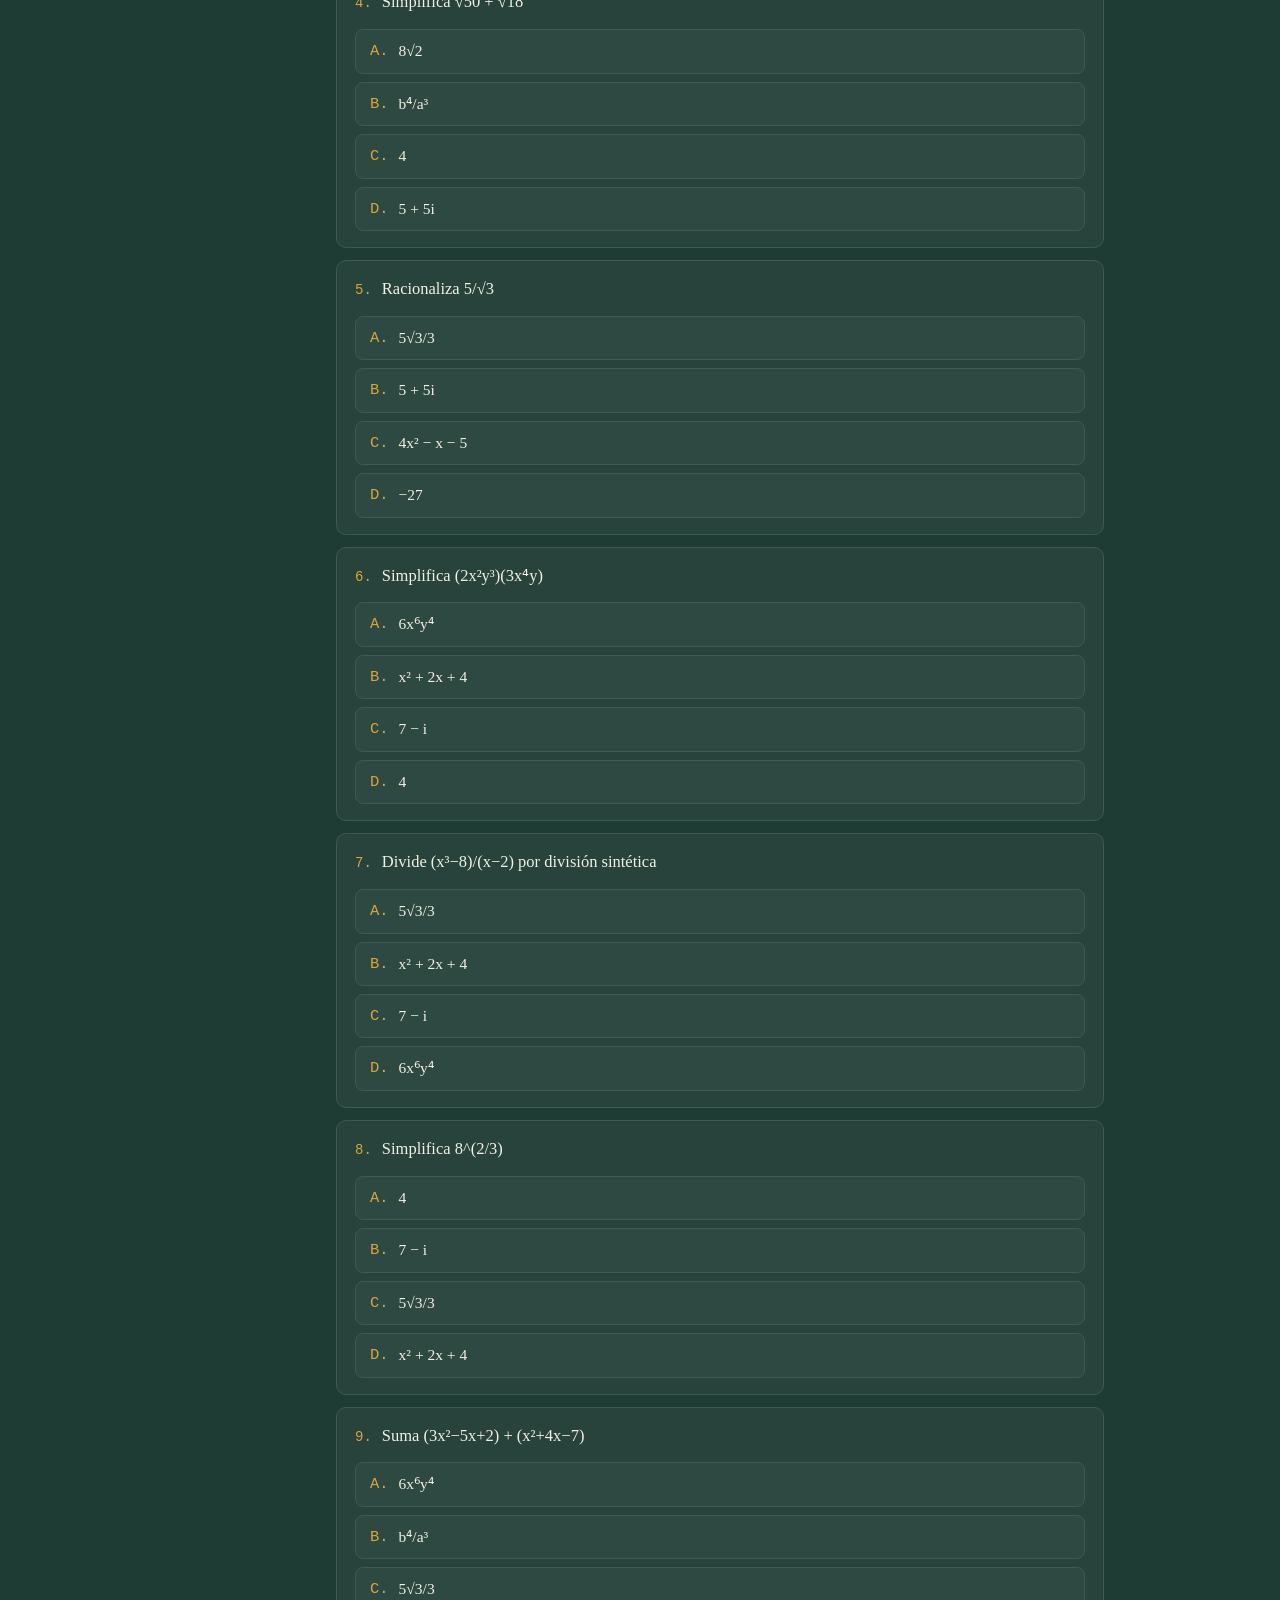
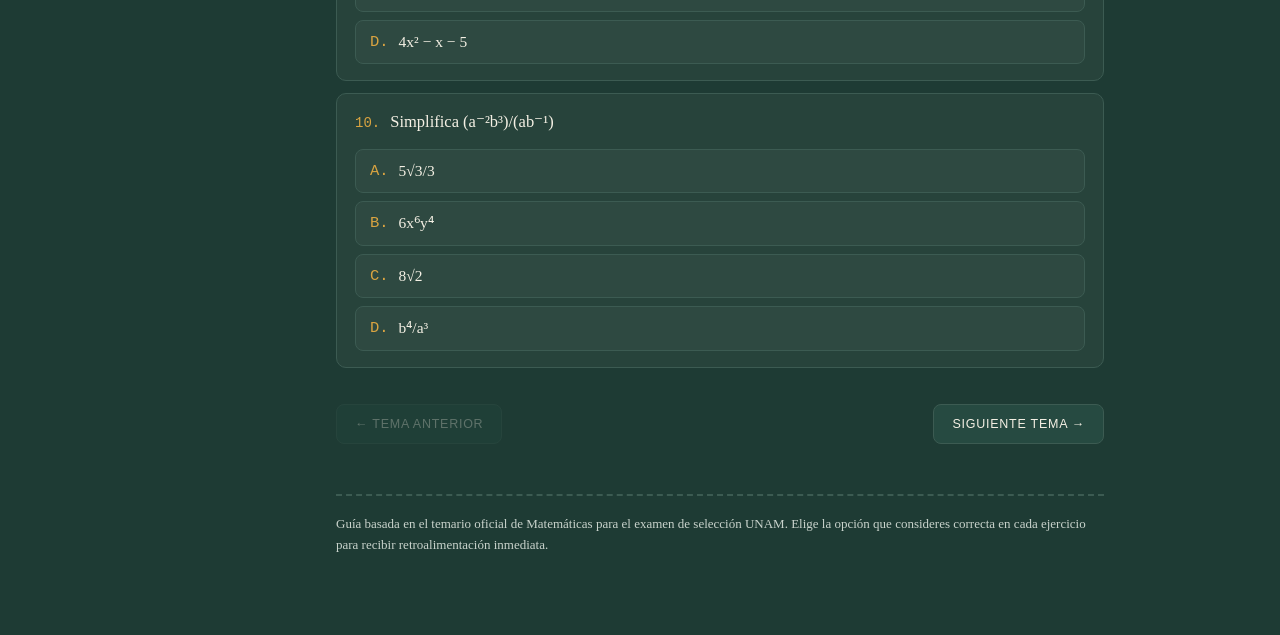
<file: matematicas.html>
<!DOCTYPE html>
<html lang="es">
<head>
<meta charset="UTF-8">
<meta name="viewport" content="width=device-width, initial-scale=1.0">
<title>Matemáticas — Guía de examen UNAM</title>
<link rel="stylesheet" href="assets/styles.css">
</head>
<body>
<div class="app">
  <nav class="sidebar" id="sidebar"></nav>
  <main id="main"></main>
</div>

<script src="data/matematicas.js"></script>
<script>
  window.TEMAS = window.SUBJECT_DATA["matematicas"];
  window.SUBJECT_LABEL = "Matemáticas";
  window.SUBJECT_KEY = "matematicas";
  window.SUBJECT_FEATURES = { formulario: true, timeline: false };
</script>
<script src="assets/app.js"></script>
</body>
</html>
</file>
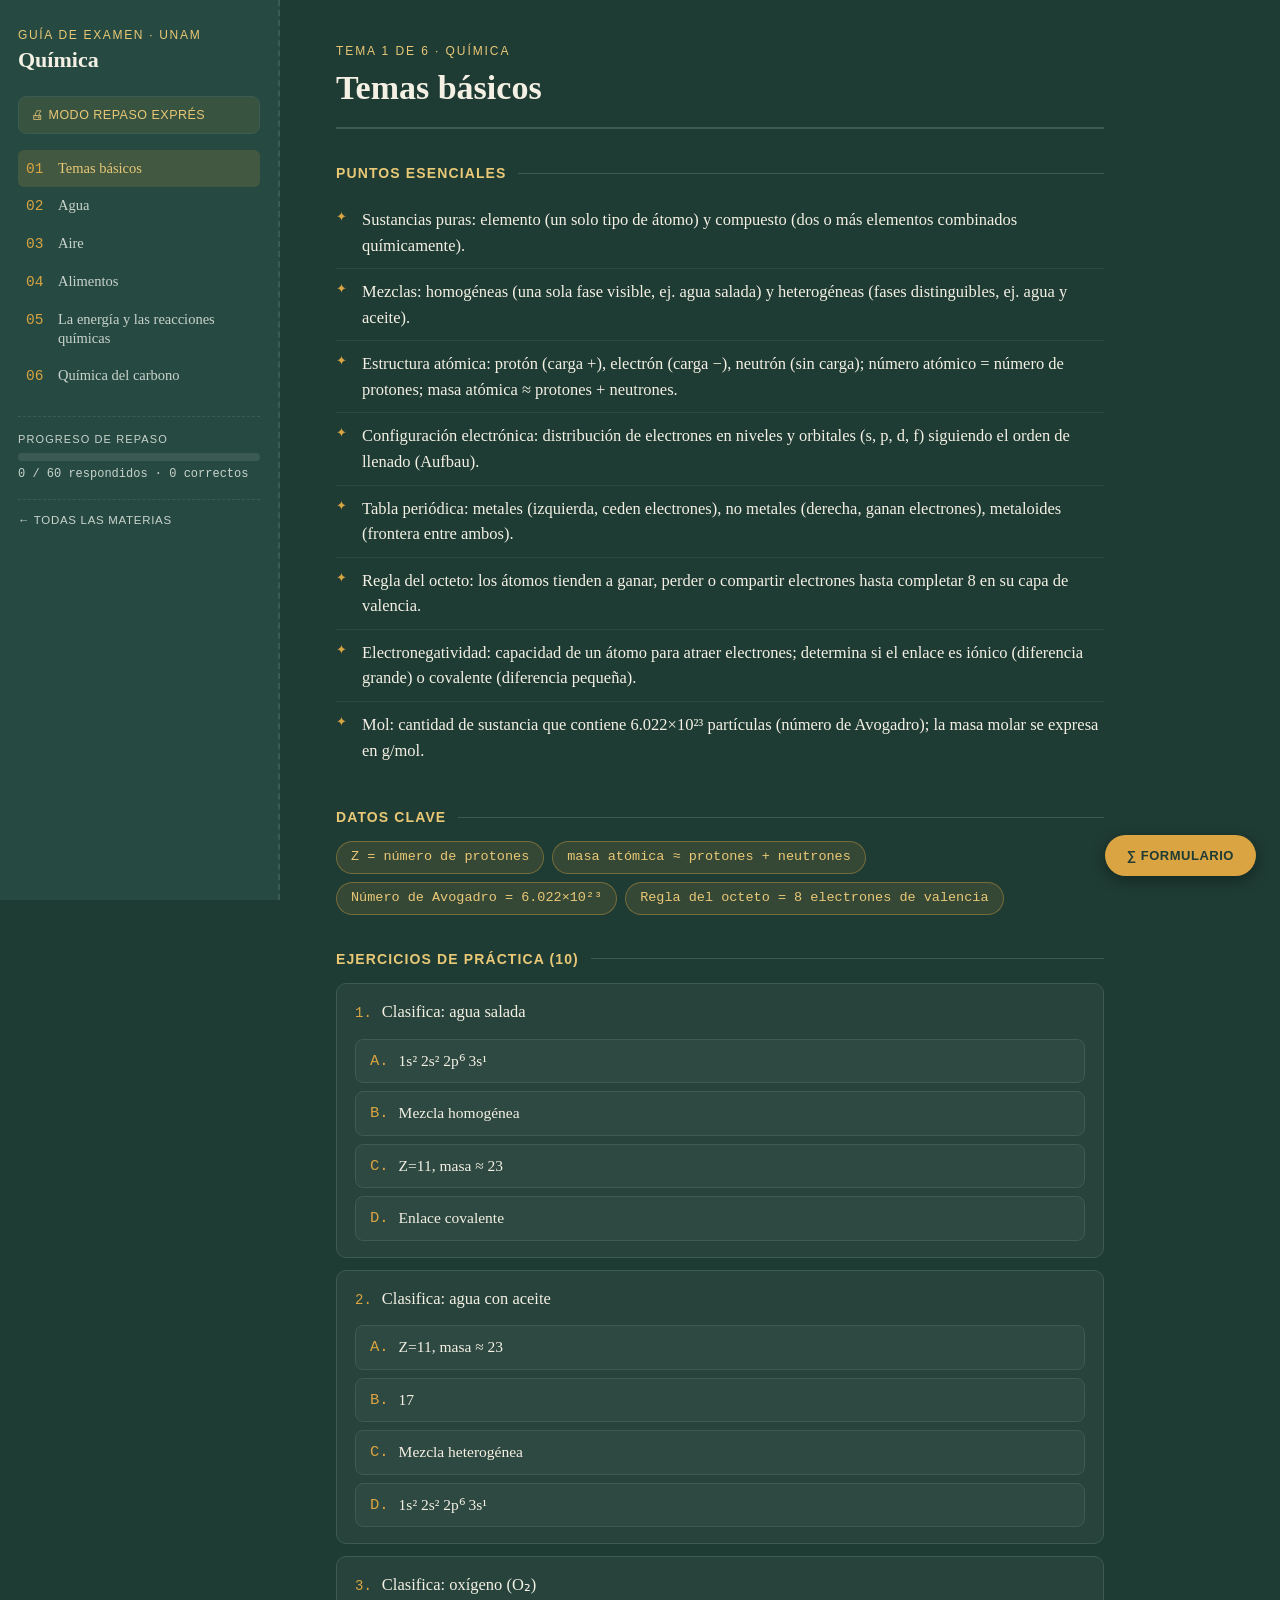
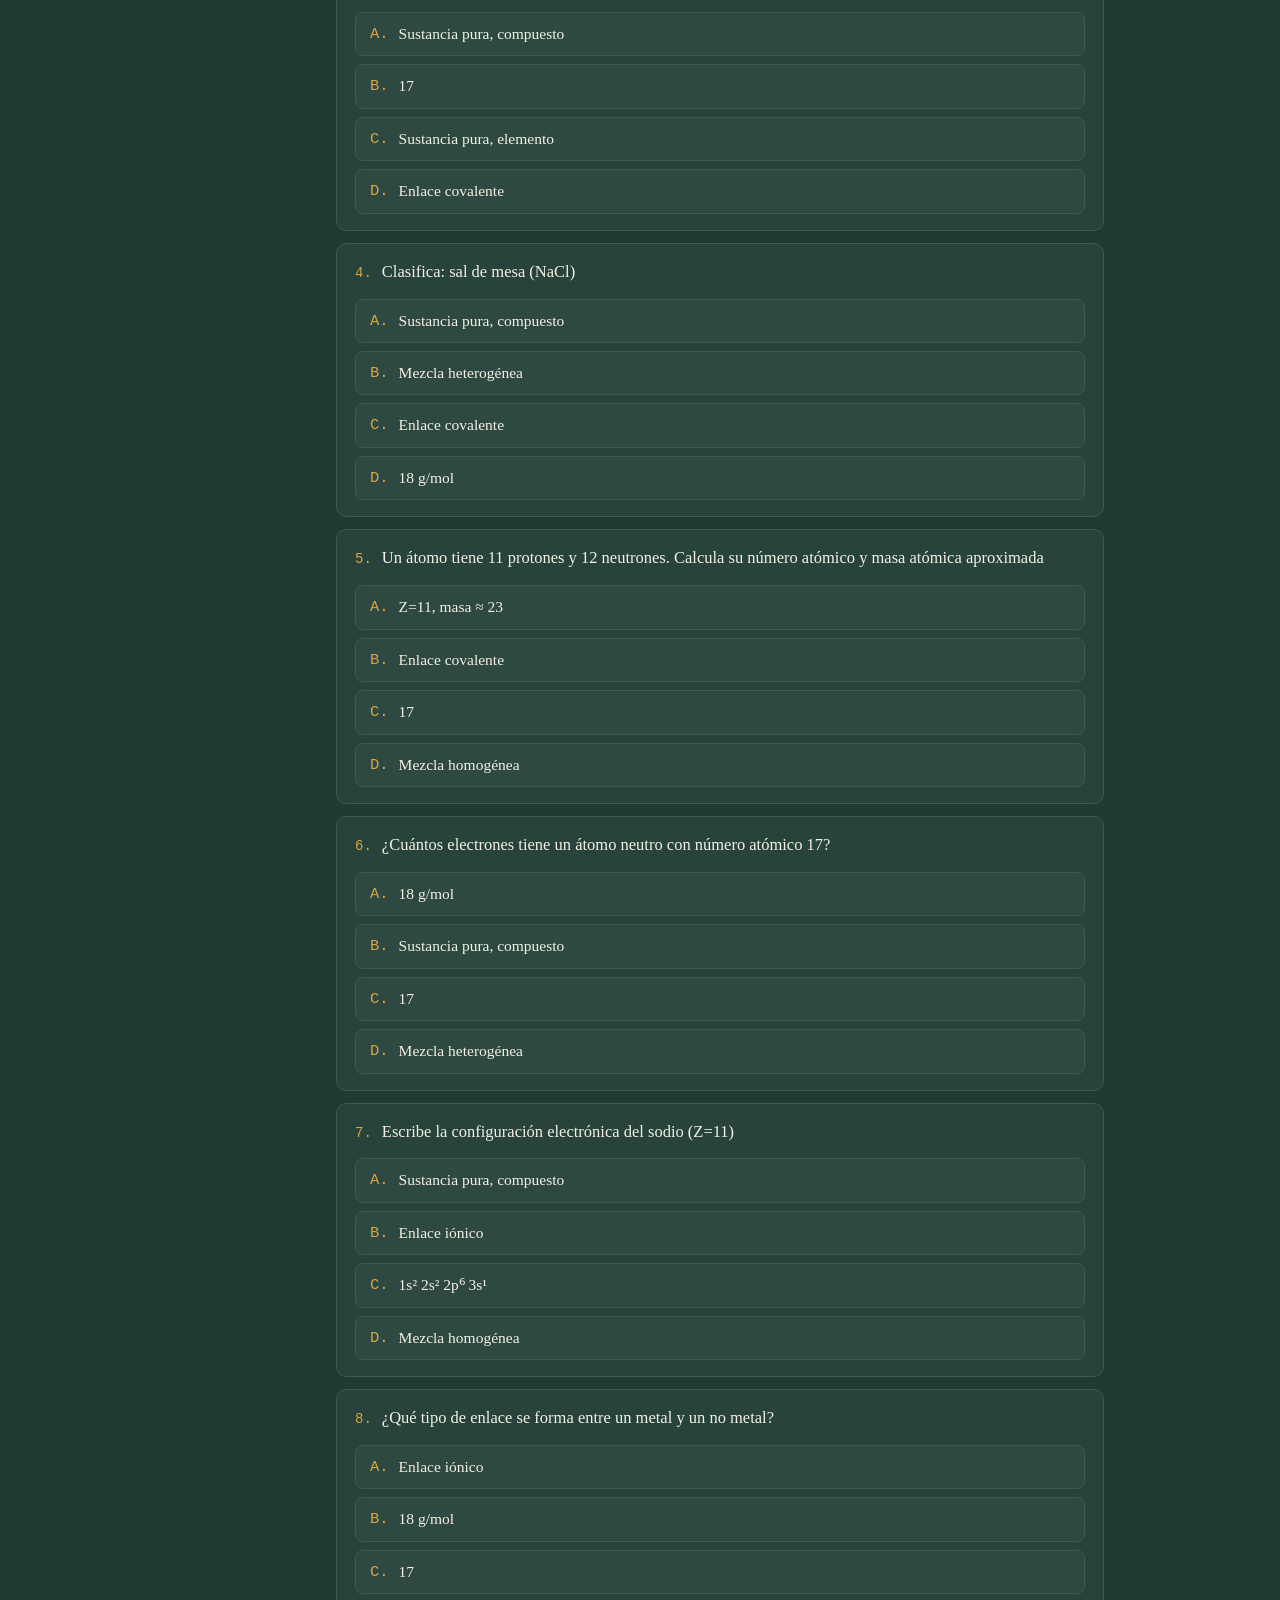
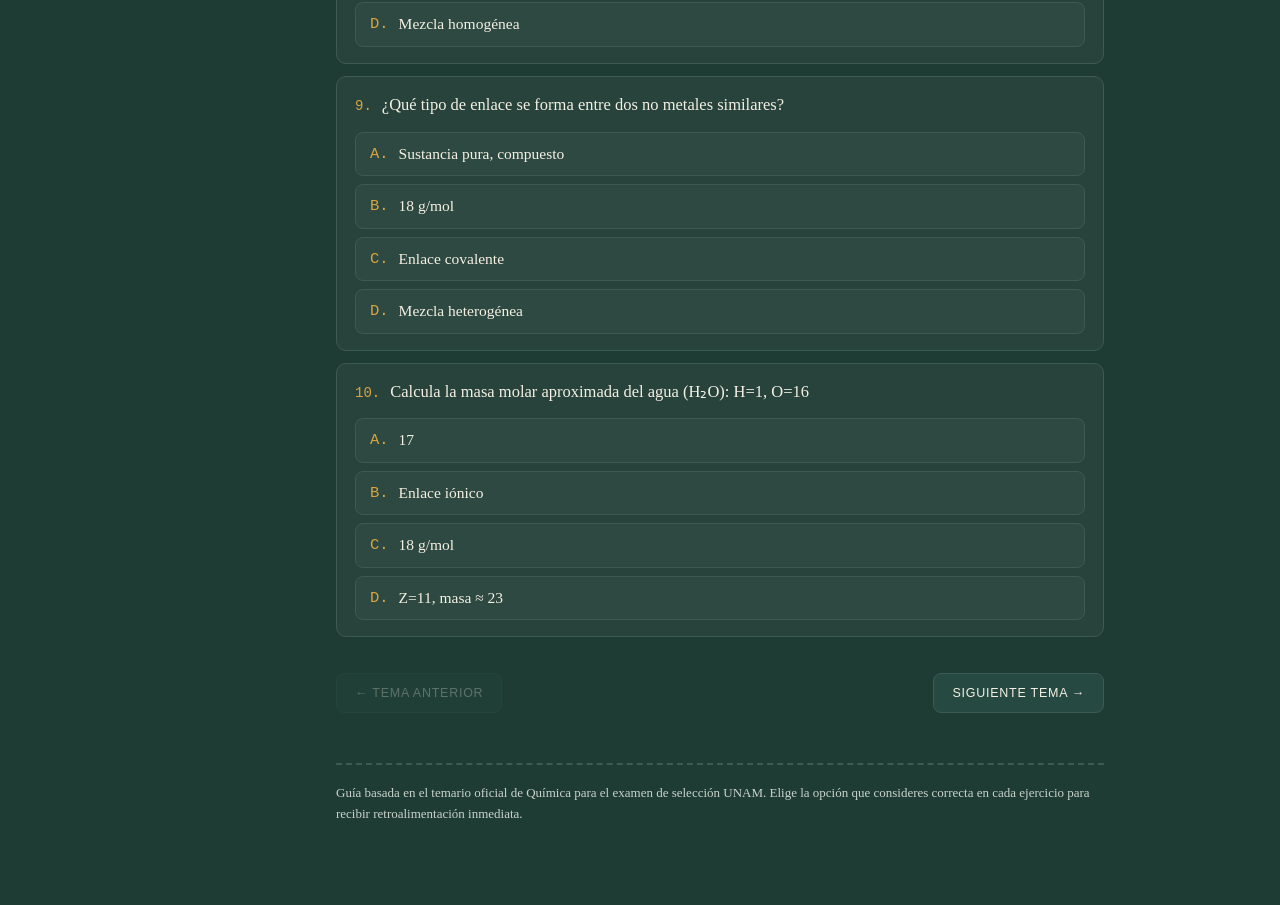
<file: quimica.html>
<!DOCTYPE html>
<html lang="es">
<head>
<meta charset="UTF-8">
<meta name="viewport" content="width=device-width, initial-scale=1.0">
<title>Química — Guía de examen UNAM</title>
<link rel="stylesheet" href="assets/styles.css">
</head>
<body>
<div class="app">
  <nav class="sidebar" id="sidebar"></nav>
  <main id="main"></main>
</div>

<script src="data/quimica.js"></script>
<script>
  window.TEMAS = window.SUBJECT_DATA["quimica"];
  window.SUBJECT_LABEL = "Química";
  window.SUBJECT_KEY = "quimica";
  window.SUBJECT_FEATURES = { formulario: true, timeline: false };
</script>
<script src="assets/app.js"></script>
</body>
</html>
</file>
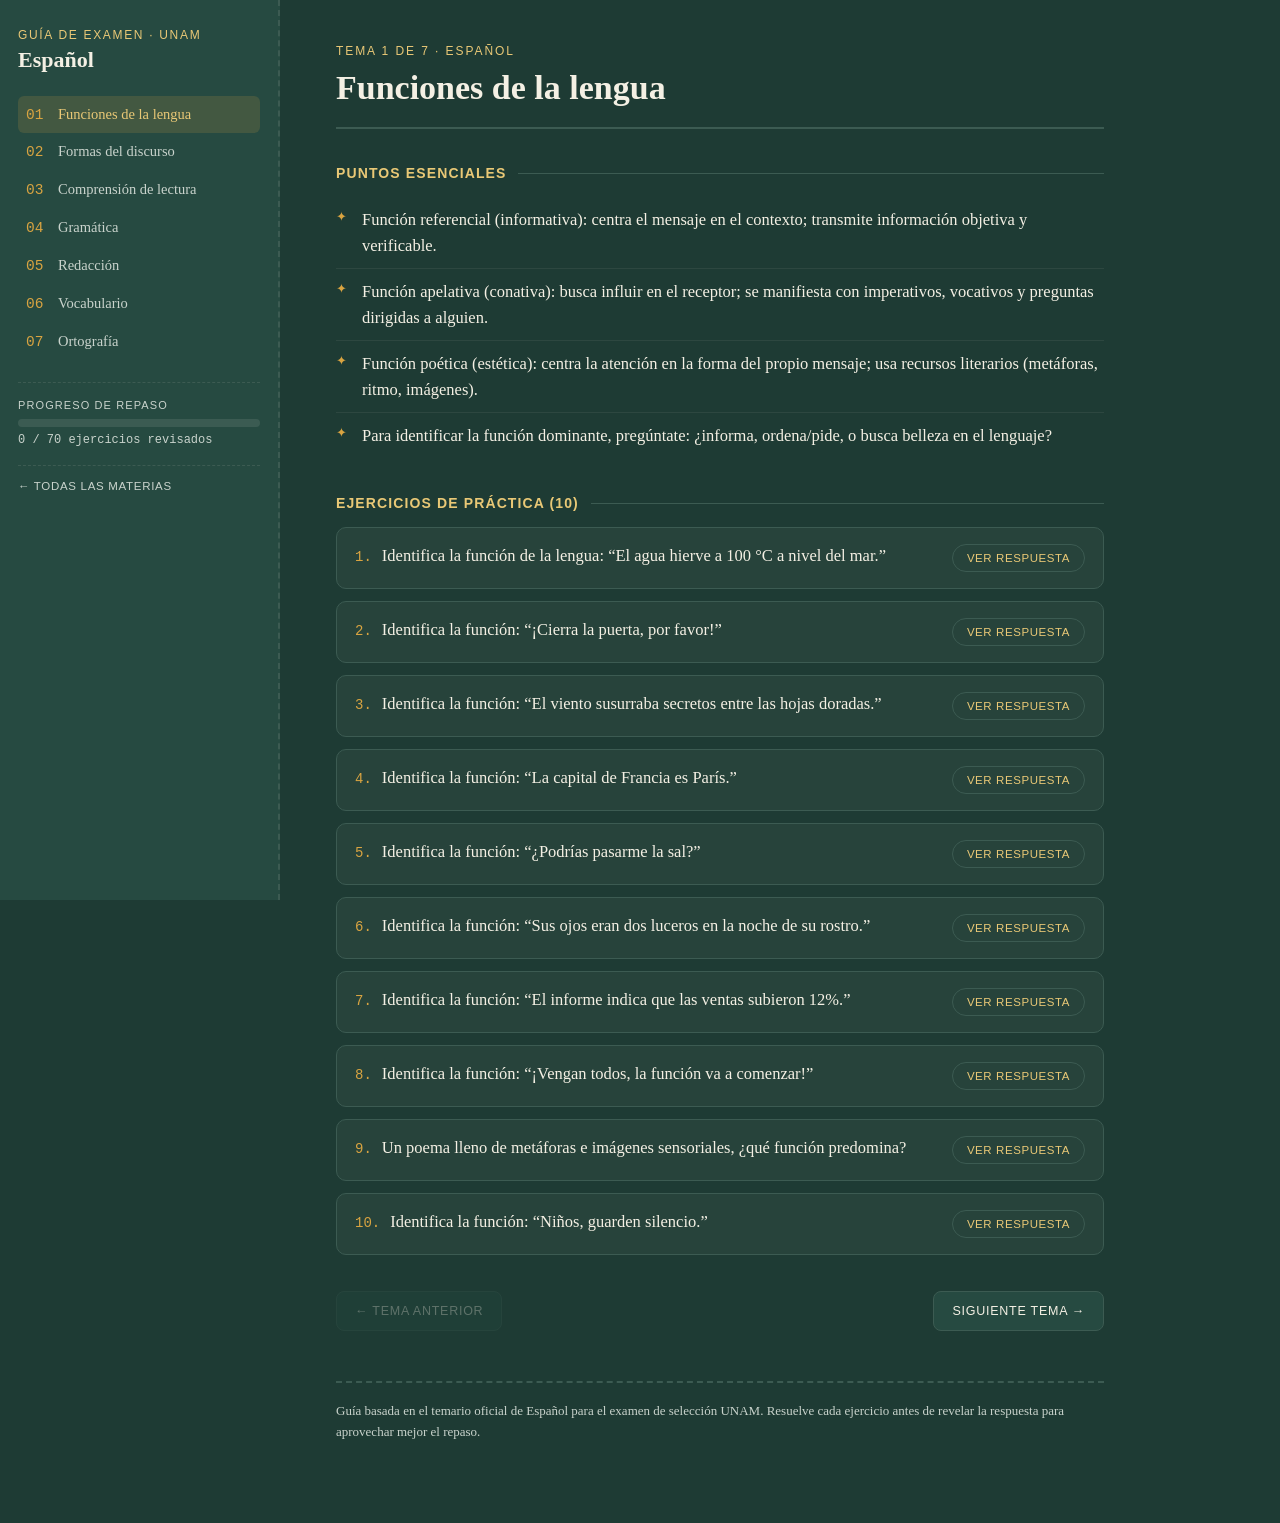
<file: guia-unam/espanol.html>
<!DOCTYPE html>
<html lang="es">
<head>
<meta charset="UTF-8">
<meta name="viewport" content="width=device-width, initial-scale=1.0">
<title>Español — Guía de examen UNAM</title>
<link rel="stylesheet" href="assets/styles.css">
</head>
<body>
<div class="app">
  <nav class="sidebar" id="sidebar"></nav>
  <main id="main"></main>
</div>

<script src="data/espanol.js"></script>
<script>
  window.TEMAS = TEMAS;
  window.SUBJECT_LABEL = "Español";
</script>
<script src="assets/app.js"></script>
</body>
</html>
</file>
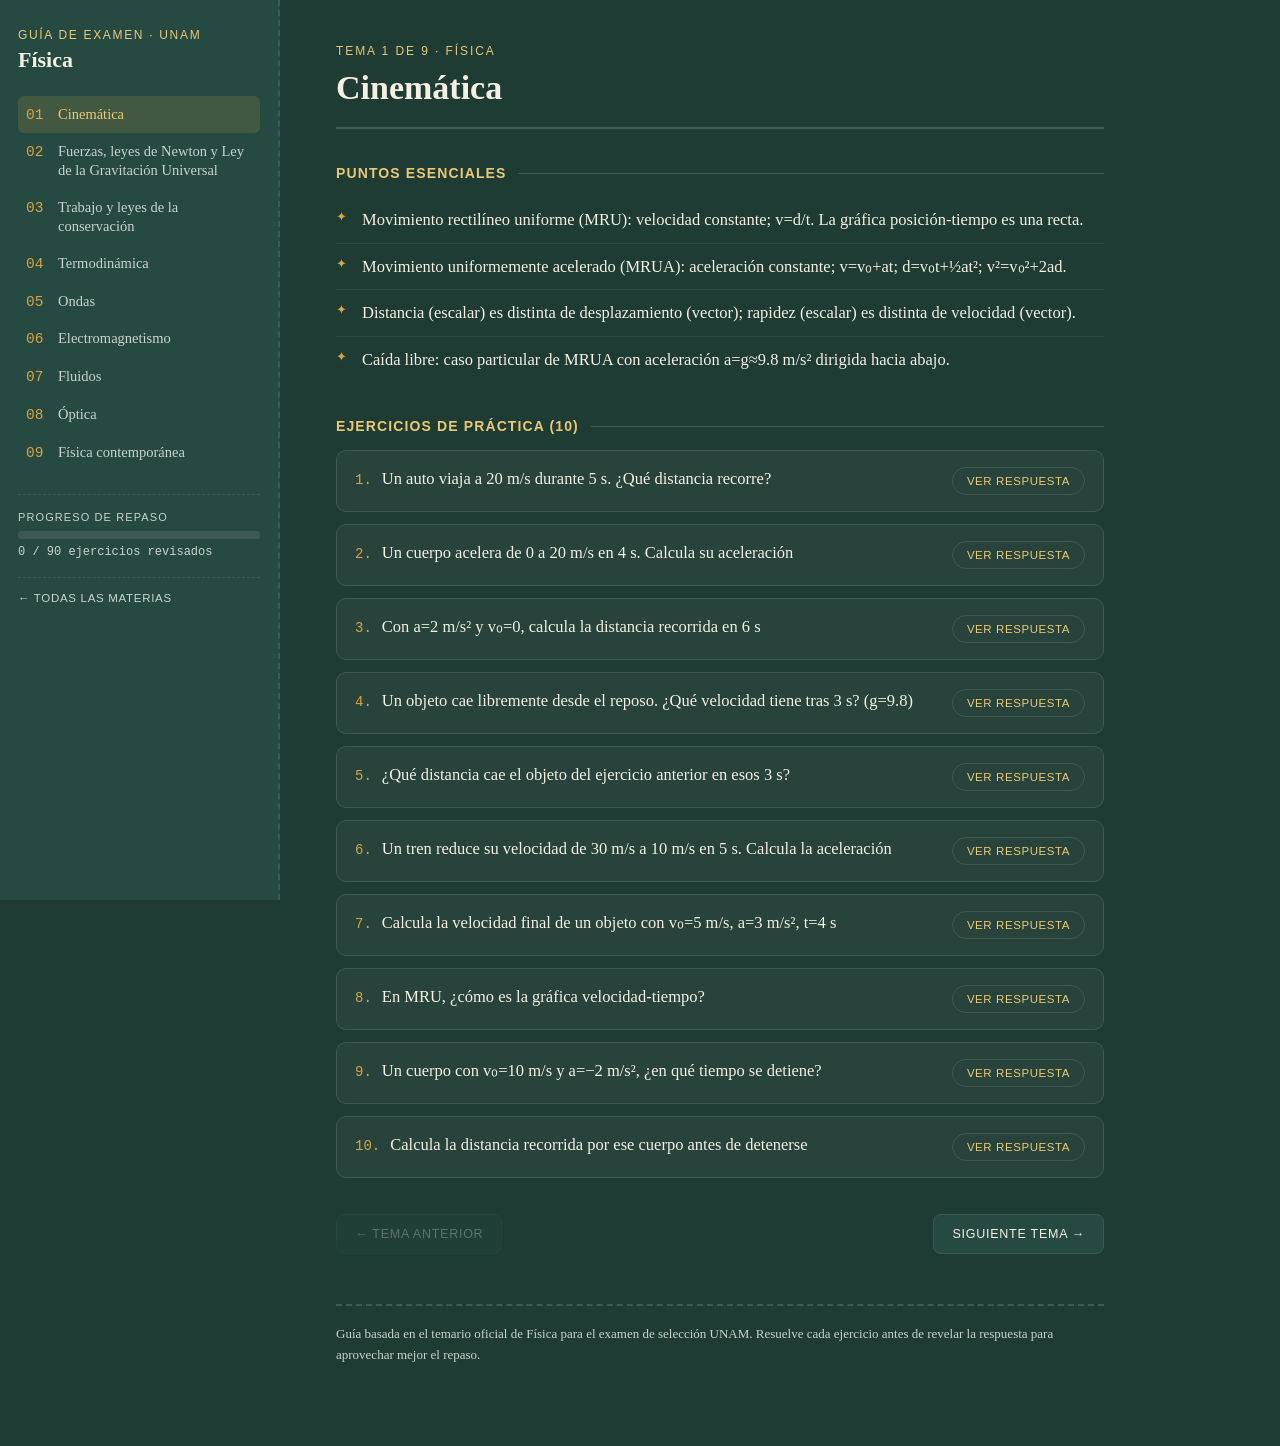
<file: guia-unam/fisica.html>
<!DOCTYPE html>
<html lang="es">
<head>
<meta charset="UTF-8">
<meta name="viewport" content="width=device-width, initial-scale=1.0">
<title>Física — Guía de examen UNAM</title>
<link rel="stylesheet" href="assets/styles.css">
</head>
<body>
<div class="app">
  <nav class="sidebar" id="sidebar"></nav>
  <main id="main"></main>
</div>

<script src="data/fisica.js"></script>
<script>
  window.TEMAS = TEMAS;
  window.SUBJECT_LABEL = "Física";
</script>
<script src="assets/app.js"></script>
</body>
</html>
</file>
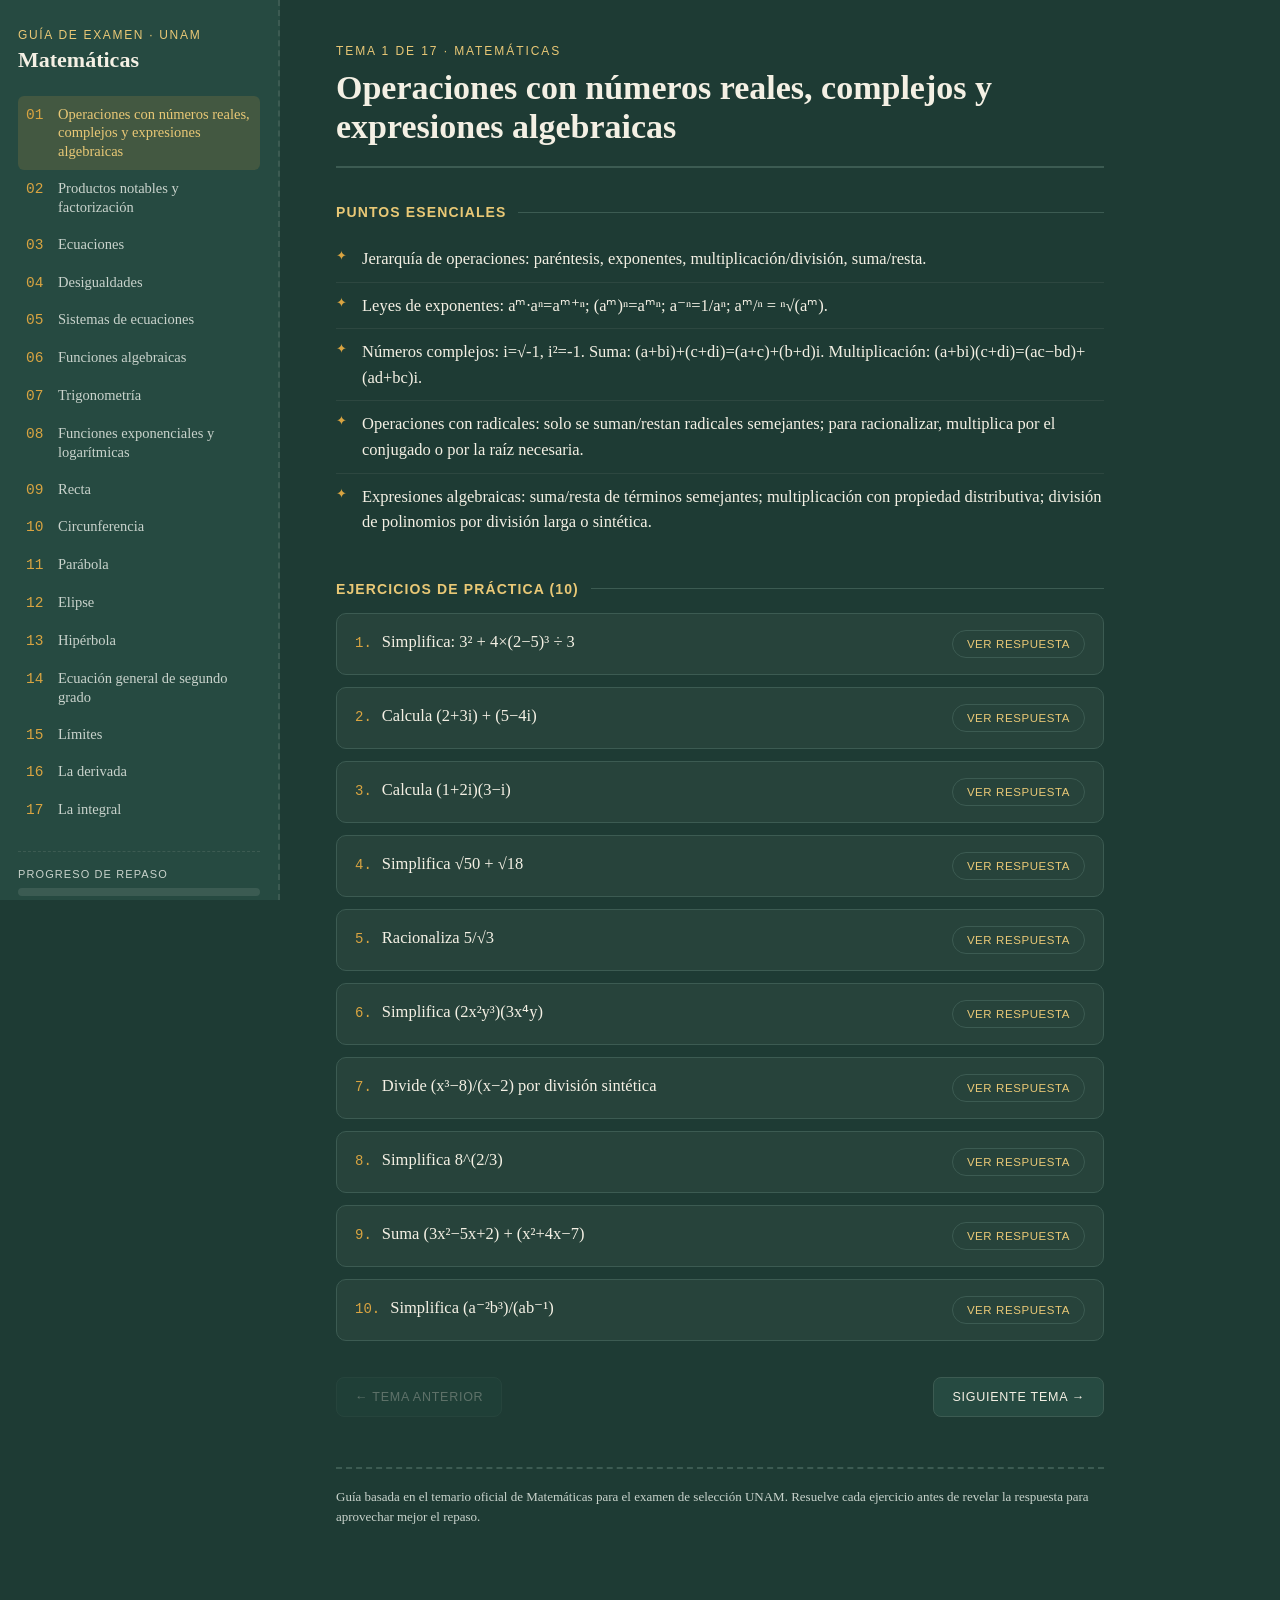
<file: guia-unam/matematicas.html>
<!DOCTYPE html>
<html lang="es">
<head>
<meta charset="UTF-8">
<meta name="viewport" content="width=device-width, initial-scale=1.0">
<title>Matemáticas — Guía de examen UNAM</title>
<link rel="stylesheet" href="assets/styles.css">
</head>
<body>
<div class="app">
  <nav class="sidebar" id="sidebar"></nav>
  <main id="main"></main>
</div>

<script src="data/matematicas.js"></script>
<script>
  window.TEMAS = TEMAS;
  window.SUBJECT_LABEL = "Matemáticas";
</script>
<script src="assets/app.js"></script>
</body>
</html>
</file>
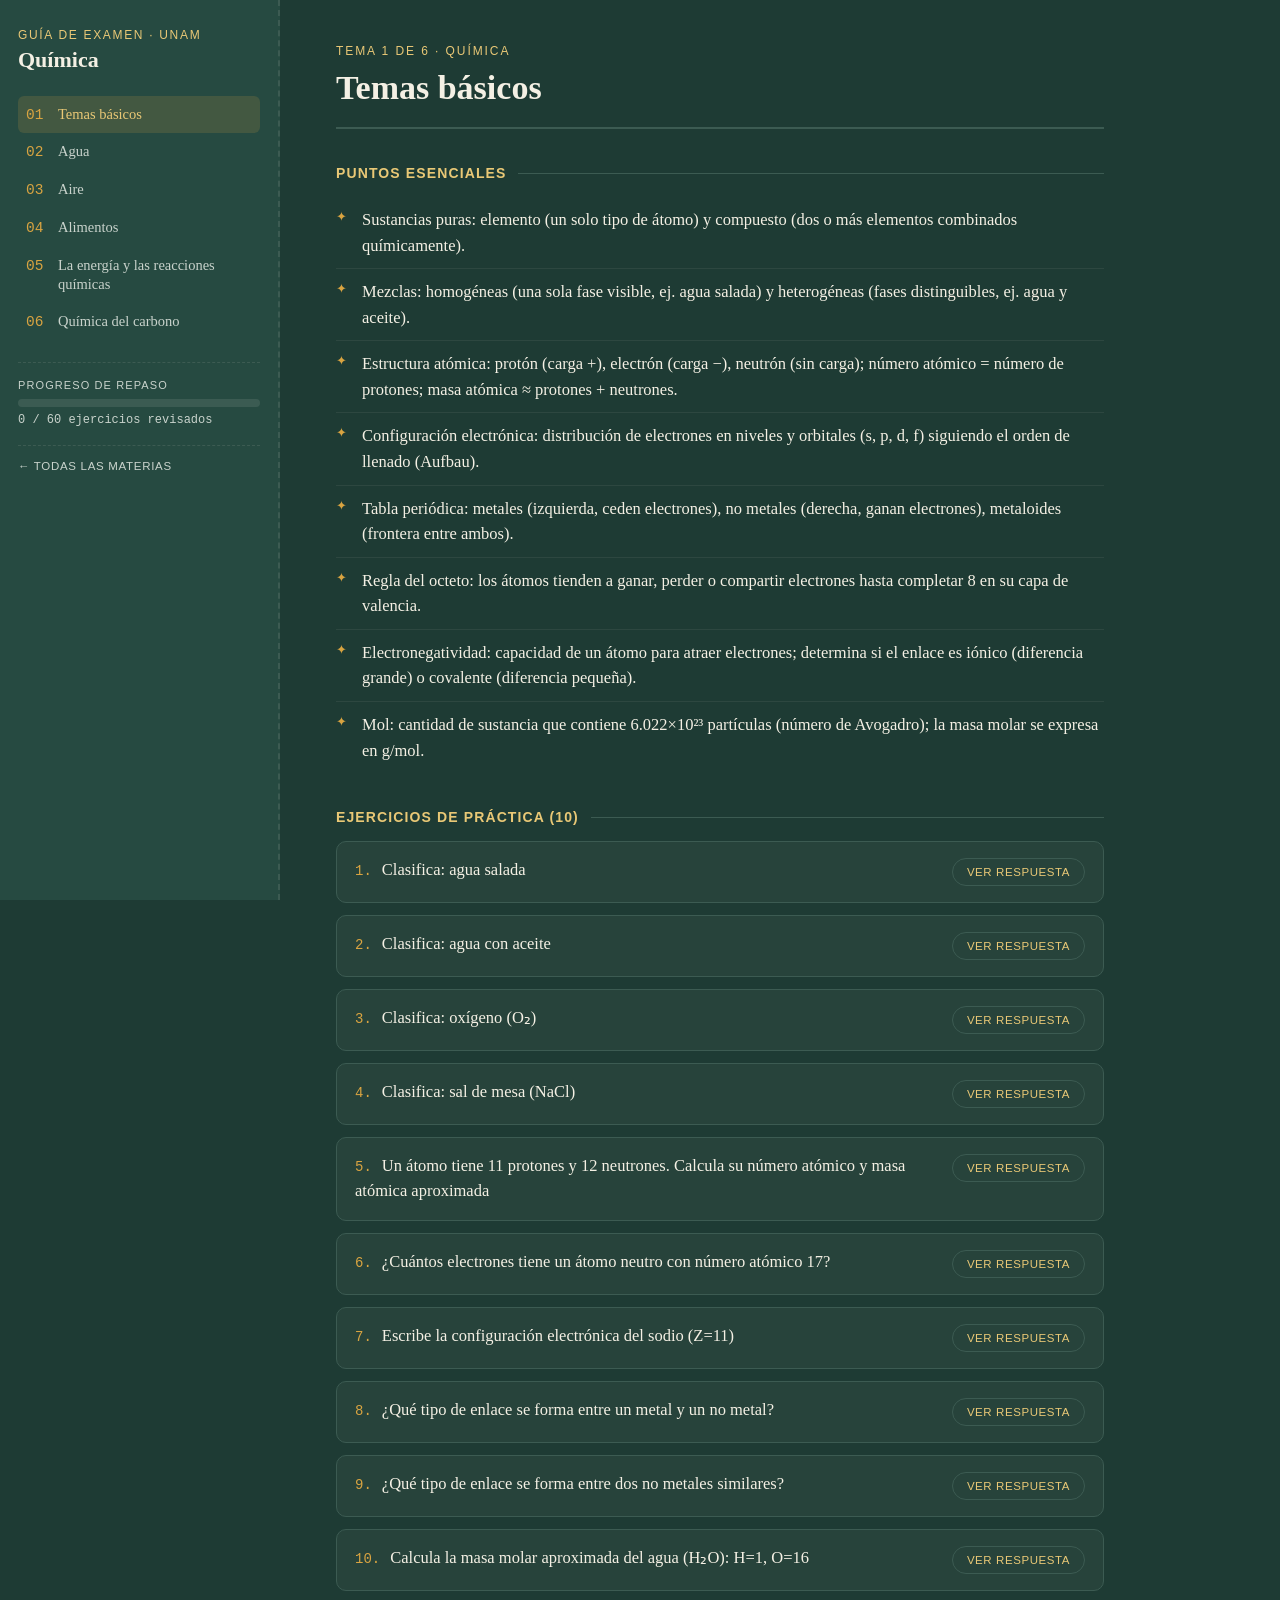
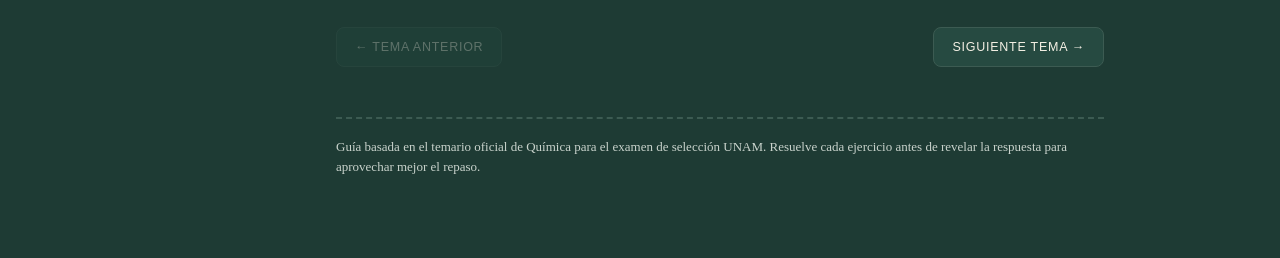
<file: guia-unam/quimica.html>
<!DOCTYPE html>
<html lang="es">
<head>
<meta charset="UTF-8">
<meta name="viewport" content="width=device-width, initial-scale=1.0">
<title>Química — Guía de examen UNAM</title>
<link rel="stylesheet" href="assets/styles.css">
</head>
<body>
<div class="app">
  <nav class="sidebar" id="sidebar"></nav>
  <main id="main"></main>
</div>

<script src="data/quimica.js"></script>
<script>
  window.TEMAS = TEMAS;
  window.SUBJECT_LABEL = "Química";
</script>
<script src="assets/app.js"></script>
</body>
</html>
</file>
<file: assets/styles.css>
:root{
  --board:#1E3B34;
  --board-2:#264A41;
  --chalk:#F4F0E4;
  --chalk-dim:#C9D3CC;
  --gold:#D9A441;
  --gold-soft:#E9C876;
  --rule:#3C5B52;
  --good:#7FB894;
}
*{box-sizing:border-box;}
html,body{margin:0;padding:0;}
body{
  background:var(--board);
  color:var(--chalk);
  font-family:'Iowan Old Style','Georgia',serif;
  min-height:100vh;
}
a{color:inherit;}
.app{
  display:grid;
  grid-template-columns:280px 1fr;
  min-height:100vh;
}
@media (max-width:800px){
  .app{grid-template-columns:1fr;}
}
.sidebar{
  background:var(--board-2);
  border-right:2px dashed var(--rule);
  padding:28px 18px;
  position:sticky;
  top:0;
  max-height:100vh;
  overflow-y:auto;
}
.brand{
  font-family:'Futura','Trebuchet MS',sans-serif;
  text-transform:uppercase;
  letter-spacing:.14em;
  font-size:12px;
  color:var(--gold-soft);
  margin:0 0 4px 0;
}
.brand a{ text-decoration:none; }
.brand-title{
  font-size:22px;
  margin:0 0 22px 0;
  line-height:1.25;
  color:var(--chalk);
}
.tema-btn{
  display:flex;
  gap:10px;
  align-items:baseline;
  width:100%;
  text-align:left;
  background:none;
  border:none;
  color:var(--chalk-dim);
  font-family:inherit;
  font-size:14.5px;
  padding:9px 8px;
  border-radius:6px;
  cursor:pointer;
  line-height:1.3;
}
.tema-btn:hover{ background:rgba(244,240,228,0.06); color:var(--chalk); }
.tema-btn.active{ background:rgba(217,164,65,0.16); color:var(--gold-soft); }
.tema-num{
  font-family:'Courier New',monospace;
  color:var(--gold);
  min-width:22px;
}
.progress-wrap{
  margin-top:22px;
  padding-top:16px;
  border-top:1px dashed var(--rule);
}
.progress-label{
  font-family:'Futura','Trebuchet MS',sans-serif;
  font-size:11px;
  letter-spacing:.1em;
  text-transform:uppercase;
  color:var(--chalk-dim);
  margin-bottom:8px;
}
.progress-bar{
  height:8px;
  background:rgba(244,240,228,0.1);
  border-radius:4px;
  overflow:hidden;
}
.progress-fill{
  height:100%;
  background:linear-gradient(90deg,var(--gold),var(--gold-soft));
  width:0%;
  transition:width .4s ease;
}
.progress-text{
  margin-top:6px;
  font-size:12px;
  color:var(--chalk-dim);
  font-family:'Courier New',monospace;
}
.back-link{
  display:inline-block;
  margin-top:18px;
  font-family:'Futura','Trebuchet MS',sans-serif;
  font-size:11.5px;
  letter-spacing:.06em;
  text-transform:uppercase;
  color:var(--chalk-dim);
  text-decoration:none;
  border-top:1px dashed var(--rule);
  padding-top:14px;
  width:100%;
}
.back-link:hover{ color:var(--gold-soft); }
main{
  padding:44px 56px 80px;
  max-width:880px;
}
@media (max-width:800px){ main{padding:28px 20px 60px;} }
.eyebrow{
  font-family:'Futura','Trebuchet MS',sans-serif;
  text-transform:uppercase;
  letter-spacing:.16em;
  font-size:12px;
  color:var(--gold-soft);
  margin:0 0 10px 0;
}
h1.tema-title{
  font-size:34px;
  line-height:1.15;
  margin:0 0 26px 0;
  border-bottom:2px solid var(--rule);
  padding-bottom:20px;
}
h2.section-title{
  font-family:'Futura','Trebuchet MS',sans-serif;
  font-size:14px;
  letter-spacing:.08em;
  text-transform:uppercase;
  color:var(--gold-soft);
  margin:36px 0 16px 0;
  display:flex;
  align-items:center;
  gap:12px;
}
h2.section-title::after{
  content:"";
  flex:1;
  height:1px;
  background:var(--rule);
}
.puntos{
  list-style:none;
  margin:0;
  padding:0;
}
.puntos li{
  position:relative;
  padding:10px 0 10px 26px;
  font-size:16.5px;
  line-height:1.55;
  color:var(--chalk);
  border-bottom:1px solid rgba(244,240,228,0.07);
}
.puntos li::before{
  content:"✦";
  position:absolute;
  left:0;
  top:10px;
  color:var(--gold);
  font-size:13px;
}
.puntos li:last-child{ border-bottom:none; }
.ejercicio{
  background:rgba(244,240,228,0.04);
  border:1px solid var(--rule);
  border-radius:10px;
  padding:16px 18px;
  margin-bottom:12px;
}
.ejercicio.solved{
  border-color:var(--good);
}
.ej-row{
  display:flex;
  justify-content:space-between;
  align-items:flex-start;
  gap:14px;
}
.ej-num{
  font-family:'Courier New',monospace;
  color:var(--gold);
  font-size:14px;
  margin-right:10px;
}
.ej-enun{
  font-size:16.5px;
  line-height:1.5;
  flex:1;
}
.toggle-btn{
  flex-shrink:0;
  font-family:'Futura','Trebuchet MS',sans-serif;
  font-size:11.5px;
  letter-spacing:.05em;
  text-transform:uppercase;
  background:transparent;
  color:var(--gold-soft);
  border:1px solid var(--rule);
  border-radius:20px;
  padding:7px 14px;
  cursor:pointer;
  white-space:nowrap;
}
.toggle-btn:hover{ background:rgba(217,164,65,0.14); }
.respuesta{
  display:none;
  margin-top:12px;
  padding-top:12px;
  border-top:1px dashed var(--rule);
  font-family:'Courier New',monospace;
  font-size:15px;
  color:var(--good);
}
.respuesta.show{ display:block; }
.respuesta b{ color:var(--gold-soft); font-family:'Futura','Trebuchet MS',sans-serif; }

.opciones{
  list-style:none;
  margin:14px 0 0 0;
  padding:0;
  display:flex;
  flex-direction:column;
  gap:8px;
}
.opcion-btn{
  display:flex;
  align-items:flex-start;
  gap:10px;
  width:100%;
  text-align:left;
  background:rgba(244,240,228,0.03);
  border:1px solid var(--rule);
  border-radius:8px;
  padding:10px 14px;
  color:var(--chalk);
  font-family:'Iowan Old Style','Georgia',serif;
  font-size:15.5px;
  line-height:1.45;
  cursor:pointer;
}
.opcion-btn:hover:not(:disabled){ border-color:var(--gold); background:rgba(217,164,65,0.08); }
.opcion-btn:disabled{ cursor:default; }
.opcion-letra{
  font-family:'Courier New',monospace;
  color:var(--gold);
  flex-shrink:0;
}
.opcion-btn.correct{
  border-color:var(--good);
  background:rgba(127,184,148,0.14);
}
.opcion-btn.correct .opcion-letra{ color:var(--good); }
.opcion-btn.incorrect{
  border-color:#C97064;
  background:rgba(201,112,100,0.12);
}
.opcion-btn.incorrect .opcion-letra{ color:#C97064; }
.opcion-btn.faded{ opacity:.5; }
.feedback-line{
  margin-top:10px;
  font-family:'Futura','Trebuchet MS',sans-serif;
  font-size:12.5px;
  letter-spacing:.04em;
  text-transform:uppercase;
}
.feedback-line.correct{ color:var(--good); }
.feedback-line.incorrect{ color:#C97064; }
footer.note{
  margin-top:50px;
  padding-top:18px;
  border-top:2px dashed var(--rule);
  font-size:13px;
  color:var(--chalk-dim);
  line-height:1.6;
}
.nav-buttons{
  display:flex;
  justify-content:space-between;
  margin-top:36px;
  gap:12px;
}
.nav-buttons button{
  font-family:'Futura','Trebuchet MS',sans-serif;
  font-size:12.5px;
  letter-spacing:.06em;
  text-transform:uppercase;
  background:var(--board-2);
  color:var(--chalk);
  border:1px solid var(--rule);
  border-radius:8px;
  padding:12px 18px;
  cursor:pointer;
}
.nav-buttons button:hover{ border-color:var(--gold); color:var(--gold-soft); }
.nav-buttons button:disabled{ opacity:.3; cursor:default; }

/* ---- Landing page (index.html) ---- */
.landing{
  min-height:100vh;
  padding:70px 24px;
  display:flex;
  flex-direction:column;
  align-items:center;
}
.landing-head{
  max-width:720px;
  text-align:center;
  margin-bottom:52px;
}
.landing-eyebrow{
  font-family:'Futura','Trebuchet MS',sans-serif;
  text-transform:uppercase;
  letter-spacing:.18em;
  font-size:12.5px;
  color:var(--gold-soft);
  margin:0 0 14px 0;
}
.landing-title{
  font-size:44px;
  line-height:1.15;
  margin:0 0 16px 0;
}
.landing-sub{
  color:var(--chalk-dim);
  font-size:17px;
  line-height:1.6;
  margin:0;
}
.subject-grid{
  display:grid;
  grid-template-columns:repeat(auto-fit,minmax(240px,1fr));
  gap:20px;
  width:100%;
  max-width:920px;
}
.subject-card{
  display:block;
  background:var(--board-2);
  border:1px solid var(--rule);
  border-radius:14px;
  padding:26px 24px;
  text-decoration:none;
  color:var(--chalk);
  transition:border-color .2s ease, transform .2s ease;
}
.subject-card:hover{
  border-color:var(--gold);
  transform:translateY(-2px);
}
.subject-card .num{
  font-family:'Courier New',monospace;
  color:var(--gold);
  font-size:13px;
}
.subject-card h3{
  font-size:22px;
  margin:8px 0 8px 0;
}
.subject-card p{
  color:var(--chalk-dim);
  font-size:14px;
  line-height:1.5;
  margin:0;
}
.subject-card.disabled{
  opacity:.45;
  pointer-events:none;
}
.subject-card .tag{
  display:inline-block;
  margin-top:14px;
  font-family:'Futura','Trebuchet MS',sans-serif;
  font-size:11px;
  letter-spacing:.06em;
  text-transform:uppercase;
  color:var(--gold-soft);
}

/* ---- Buscador global (portada) ---- */
.search-wrap{
  width:100%;
  max-width:640px;
  margin:0 0 44px 0;
  position:relative;
}
.search-input{
  width:100%;
  background:var(--board-2);
  border:1px solid var(--rule);
  border-radius:12px;
  padding:16px 20px;
  color:var(--chalk);
  font-family:'Iowan Old Style','Georgia',serif;
  font-size:16px;
}
.search-input::placeholder{ color:var(--chalk-dim); }
.search-input:focus{
  outline:none;
  border-color:var(--gold);
}
.search-results{
  display:none;
  margin-top:14px;
  max-height:60vh;
  overflow-y:auto;
  background:var(--board-2);
  border:1px solid var(--rule);
  border-radius:12px;
  padding:8px;
}
.search-results.open{ display:block; }
.search-empty{
  padding:14px;
  color:var(--chalk-dim);
  font-size:14.5px;
  margin:0;
}
.search-group{ margin-bottom:6px; }
.search-group-title{
  font-family:'Futura','Trebuchet MS',sans-serif;
  font-size:11px;
  letter-spacing:.08em;
  text-transform:uppercase;
  color:var(--gold-soft);
  padding:10px 12px 4px 12px;
}
.search-item{
  display:flex;
  flex-direction:column;
  gap:2px;
  padding:9px 12px;
  border-radius:8px;
  text-decoration:none;
  color:var(--chalk);
}
.search-item:hover{ background:rgba(217,164,65,0.1); }
.search-item-tema{
  font-size:12.5px;
  color:var(--chalk-dim);
}
.search-item-type{
  font-family:'Courier New',monospace;
  font-size:11px;
  color:var(--gold);
  text-transform:uppercase;
  letter-spacing:.04em;
}
.search-item-snippet{
  font-size:14.5px;
  line-height:1.4;
}
.search-item-snippet mark{
  background:rgba(217,164,65,0.35);
  color:var(--gold-soft);
  border-radius:3px;
  padding:0 2px;
}

/* ---- Chips de "Datos clave" ---- */
.chip-row{
  display:flex;
  flex-wrap:wrap;
  gap:8px;
  margin:4px 0 8px 0;
}
.chip{
  display:inline-block;
  background:rgba(217,164,65,0.12);
  border:1px solid rgba(217,164,65,0.4);
  color:var(--gold-soft);
  border-radius:20px;
  padding:6px 14px;
  font-family:'Courier New',monospace;
  font-size:13.5px;
  line-height:1.4;
}

/* ---- Línea de tiempo (Historia) ---- */
.timeline{
  display:flex;
  flex-direction:column;
  gap:0;
  margin:10px 0 16px 0;
  padding-left:4px;
  border-left:2px solid var(--rule);
}
.timeline-item{
  position:relative;
  display:grid;
  grid-template-columns:88px 1fr;
  align-items:start;
  gap:14px;
  padding:10px 0 10px 20px;
}
.timeline-dot{
  position:absolute;
  left:-7px;
  top:15px;
  width:10px;
  height:10px;
  border-radius:50%;
  background:var(--gold);
  border:2px solid var(--board);
}
.timeline-year{
  font-family:'Courier New',monospace;
  color:var(--gold);
  font-size:13px;
  font-weight:bold;
  padding-top:1px;
  white-space:nowrap;
}
.timeline-label{
  font-size:15.5px;
  line-height:1.5;
  color:var(--chalk);
}

/* ---- Formulario fijo (Matemáticas, Física, Química) ---- */
.formulario-fab{
  position:fixed;
  bottom:24px;
  right:24px;
  z-index:40;
  font-family:'Futura','Trebuchet MS',sans-serif;
  font-size:13px;
  letter-spacing:.04em;
  text-transform:uppercase;
  background:var(--gold);
  color:var(--board);
  border:none;
  border-radius:24px;
  padding:13px 22px;
  cursor:pointer;
  box-shadow:0 4px 14px rgba(0,0,0,0.35);
  font-weight:bold;
}
.formulario-fab:hover{ background:var(--gold-soft); }
.formulario-panel{
  position:fixed;
  bottom:80px;
  right:24px;
  z-index:39;
  width:320px;
  max-height:60vh;
  overflow-y:auto;
  background:var(--board-2);
  border:1px solid var(--gold);
  border-radius:12px;
  padding:18px;
  box-shadow:0 8px 24px rgba(0,0,0,0.45);
}
@media (max-width:480px){
  .formulario-panel{ width:calc(100vw - 32px); right:16px; }
  .formulario-fab{ right:16px; }
}
.formulario-panel-title{
  font-family:'Futura','Trebuchet MS',sans-serif;
  font-size:12px;
  letter-spacing:.05em;
  text-transform:uppercase;
  color:var(--gold-soft);
  margin-bottom:12px;
  padding-bottom:10px;
  border-bottom:1px dashed var(--rule);
}
.formulario-list{
  display:flex;
  flex-direction:column;
  gap:9px;
}
.formulario-item{
  font-family:'Courier New',monospace;
  font-size:14px;
  color:var(--chalk);
  line-height:1.5;
}

/* ---- Modo repaso exprés ---- */
.review-toggle-btn{
  display:block;
  width:100%;
  text-align:left;
  background:rgba(217,164,65,0.1);
  border:1px solid var(--rule);
  color:var(--gold-soft);
  font-family:'Futura','Trebuchet MS',sans-serif;
  font-size:12.5px;
  letter-spacing:.04em;
  text-transform:uppercase;
  border-radius:8px;
  padding:11px 12px;
  margin-bottom:16px;
  cursor:pointer;
}
.review-toggle-btn:hover{ border-color:var(--gold); }
.review-toggle-btn.active{ background:rgba(217,164,65,0.22); border-color:var(--gold); }

.print-btn{
  font-family:'Futura','Trebuchet MS',sans-serif;
  font-size:12.5px;
  letter-spacing:.05em;
  text-transform:uppercase;
  background:var(--gold);
  color:var(--board);
  font-weight:bold;
  border:none;
  border-radius:8px;
  padding:12px 20px;
  cursor:pointer;
  margin:8px 0 30px 0;
}
.print-btn:hover{ background:var(--gold-soft); }

.review-tema-block{
  margin-bottom:38px;
  padding-bottom:30px;
  border-bottom:1px dashed var(--rule);
}
.review-tema-block:last-of-type{ border-bottom:none; }
.review-tema-title{
  font-size:22px;
  margin:0 0 14px 0;
  color:var(--chalk);
}

/* ---- Impresión: modo repaso exprés limpio en papel ---- */
@media print{
  body{ background:#fff; color:#111; }
  .sidebar, .no-print, .nav-buttons, footer.note{ display:none !important; }
  .app{ display:block; }
  main{ max-width:100%; padding:0; }
  .tema-title, .review-tema-title{ color:#111; }
  .eyebrow, .section-title{ color:#7a5a1a; }
  .puntos li{ color:#111; border-bottom-color:#ddd; }
  .chip{ background:#f2e6c8; border-color:#c99a3a; color:#5c3f0a; }
  .timeline{ border-left-color:#ccc; }
  .timeline-year{ color:#7a5a1a; }
  .timeline-label{ color:#111; }
  .review-tema-block{ border-bottom-color:#ddd; page-break-inside:avoid; }
}

/* ---- Menú móvil: barra superior con hamburguesa + sidebar como cajón lateral ---- */
.mobile-topbar{ display:none; }
.sidebar-backdrop{ display:none; }

@media (max-width:800px){
  .mobile-topbar{
    display:flex;
    align-items:center;
    gap:14px;
    position:sticky;
    top:0;
    z-index:60;
    background:var(--board-2);
    border-bottom:1px solid var(--rule);
    padding:14px 18px;
  }
  .hamburger-btn{
    background:none;
    border:1px solid var(--rule);
    color:var(--chalk);
    font-size:19px;
    line-height:1;
    border-radius:8px;
    padding:6px 13px;
    cursor:pointer;
  }
  .hamburger-btn:hover{ border-color:var(--gold); }
  .mobile-topbar-label{
    font-family:'Futura','Trebuchet MS',sans-serif;
    font-size:13.5px;
    letter-spacing:.05em;
    text-transform:uppercase;
    color:var(--gold-soft);
  }

  /* El sidebar se convierte en un cajón que entra desde la izquierda */
  .sidebar{
    position:fixed;
    top:0;
    left:0;
    height:100vh;
    width:85%;
    max-width:320px;
    z-index:100;
    transform:translateX(-100%);
    transition:transform .25s ease;
    box-shadow:8px 0 30px rgba(0,0,0,0.5);
  }
  .sidebar.open{ transform:translateX(0); }

  .sidebar-backdrop{
    display:block;
    position:fixed;
    inset:0;
    background:rgba(0,0,0,0.55);
    z-index:90;
    opacity:0;
    pointer-events:none;
    transition:opacity .2s ease;
  }
  .sidebar-backdrop.open{
    opacity:1;
    pointer-events:auto;
  }

  .formulario-fab{ z-index:41; }
}
</file>
<file: guia-unam/assets/styles.css>
:root{
  --board:#1E3B34;
  --board-2:#264A41;
  --chalk:#F4F0E4;
  --chalk-dim:#C9D3CC;
  --gold:#D9A441;
  --gold-soft:#E9C876;
  --rule:#3C5B52;
  --good:#7FB894;
}
*{box-sizing:border-box;}
html,body{margin:0;padding:0;}
body{
  background:var(--board);
  color:var(--chalk);
  font-family:'Iowan Old Style','Georgia',serif;
  min-height:100vh;
}
a{color:inherit;}
.app{
  display:grid;
  grid-template-columns:280px 1fr;
  min-height:100vh;
}
@media (max-width:800px){
  .app{grid-template-columns:1fr;}
  .sidebar{position:static; max-height:none;}
}
.sidebar{
  background:var(--board-2);
  border-right:2px dashed var(--rule);
  padding:28px 18px;
  position:sticky;
  top:0;
  max-height:100vh;
  overflow-y:auto;
}
.brand{
  font-family:'Futura','Trebuchet MS',sans-serif;
  text-transform:uppercase;
  letter-spacing:.14em;
  font-size:12px;
  color:var(--gold-soft);
  margin:0 0 4px 0;
}
.brand a{ text-decoration:none; }
.brand-title{
  font-size:22px;
  margin:0 0 22px 0;
  line-height:1.25;
  color:var(--chalk);
}
.tema-btn{
  display:flex;
  gap:10px;
  align-items:baseline;
  width:100%;
  text-align:left;
  background:none;
  border:none;
  color:var(--chalk-dim);
  font-family:inherit;
  font-size:14.5px;
  padding:9px 8px;
  border-radius:6px;
  cursor:pointer;
  line-height:1.3;
}
.tema-btn:hover{ background:rgba(244,240,228,0.06); color:var(--chalk); }
.tema-btn.active{ background:rgba(217,164,65,0.16); color:var(--gold-soft); }
.tema-num{
  font-family:'Courier New',monospace;
  color:var(--gold);
  min-width:22px;
}
.progress-wrap{
  margin-top:22px;
  padding-top:16px;
  border-top:1px dashed var(--rule);
}
.progress-label{
  font-family:'Futura','Trebuchet MS',sans-serif;
  font-size:11px;
  letter-spacing:.1em;
  text-transform:uppercase;
  color:var(--chalk-dim);
  margin-bottom:8px;
}
.progress-bar{
  height:8px;
  background:rgba(244,240,228,0.1);
  border-radius:4px;
  overflow:hidden;
}
.progress-fill{
  height:100%;
  background:linear-gradient(90deg,var(--gold),var(--gold-soft));
  width:0%;
  transition:width .4s ease;
}
.progress-text{
  margin-top:6px;
  font-size:12px;
  color:var(--chalk-dim);
  font-family:'Courier New',monospace;
}
.back-link{
  display:inline-block;
  margin-top:18px;
  font-family:'Futura','Trebuchet MS',sans-serif;
  font-size:11.5px;
  letter-spacing:.06em;
  text-transform:uppercase;
  color:var(--chalk-dim);
  text-decoration:none;
  border-top:1px dashed var(--rule);
  padding-top:14px;
  width:100%;
}
.back-link:hover{ color:var(--gold-soft); }
main{
  padding:44px 56px 80px;
  max-width:880px;
}
@media (max-width:800px){ main{padding:28px 20px 60px;} }
.eyebrow{
  font-family:'Futura','Trebuchet MS',sans-serif;
  text-transform:uppercase;
  letter-spacing:.16em;
  font-size:12px;
  color:var(--gold-soft);
  margin:0 0 10px 0;
}
h1.tema-title{
  font-size:34px;
  line-height:1.15;
  margin:0 0 26px 0;
  border-bottom:2px solid var(--rule);
  padding-bottom:20px;
}
h2.section-title{
  font-family:'Futura','Trebuchet MS',sans-serif;
  font-size:14px;
  letter-spacing:.08em;
  text-transform:uppercase;
  color:var(--gold-soft);
  margin:36px 0 16px 0;
  display:flex;
  align-items:center;
  gap:12px;
}
h2.section-title::after{
  content:"";
  flex:1;
  height:1px;
  background:var(--rule);
}
.puntos{
  list-style:none;
  margin:0;
  padding:0;
}
.puntos li{
  position:relative;
  padding:10px 0 10px 26px;
  font-size:16.5px;
  line-height:1.55;
  color:var(--chalk);
  border-bottom:1px solid rgba(244,240,228,0.07);
}
.puntos li::before{
  content:"✦";
  position:absolute;
  left:0;
  top:10px;
  color:var(--gold);
  font-size:13px;
}
.puntos li:last-child{ border-bottom:none; }
.ejercicio{
  background:rgba(244,240,228,0.04);
  border:1px solid var(--rule);
  border-radius:10px;
  padding:16px 18px;
  margin-bottom:12px;
}
.ejercicio.solved{
  border-color:var(--good);
}
.ej-row{
  display:flex;
  justify-content:space-between;
  align-items:flex-start;
  gap:14px;
}
.ej-num{
  font-family:'Courier New',monospace;
  color:var(--gold);
  font-size:14px;
  margin-right:10px;
}
.ej-enun{
  font-size:16.5px;
  line-height:1.5;
  flex:1;
}
.toggle-btn{
  flex-shrink:0;
  font-family:'Futura','Trebuchet MS',sans-serif;
  font-size:11.5px;
  letter-spacing:.05em;
  text-transform:uppercase;
  background:transparent;
  color:var(--gold-soft);
  border:1px solid var(--rule);
  border-radius:20px;
  padding:7px 14px;
  cursor:pointer;
  white-space:nowrap;
}
.toggle-btn:hover{ background:rgba(217,164,65,0.14); }
.respuesta{
  display:none;
  margin-top:12px;
  padding-top:12px;
  border-top:1px dashed var(--rule);
  font-family:'Courier New',monospace;
  font-size:15px;
  color:var(--good);
}
.respuesta.show{ display:block; }
.respuesta b{ color:var(--gold-soft); font-family:'Futura','Trebuchet MS',sans-serif; }
footer.note{
  margin-top:50px;
  padding-top:18px;
  border-top:2px dashed var(--rule);
  font-size:13px;
  color:var(--chalk-dim);
  line-height:1.6;
}
.nav-buttons{
  display:flex;
  justify-content:space-between;
  margin-top:36px;
  gap:12px;
}
.nav-buttons button{
  font-family:'Futura','Trebuchet MS',sans-serif;
  font-size:12.5px;
  letter-spacing:.06em;
  text-transform:uppercase;
  background:var(--board-2);
  color:var(--chalk);
  border:1px solid var(--rule);
  border-radius:8px;
  padding:12px 18px;
  cursor:pointer;
}
.nav-buttons button:hover{ border-color:var(--gold); color:var(--gold-soft); }
.nav-buttons button:disabled{ opacity:.3; cursor:default; }

/* ---- Landing page (index.html) ---- */
.landing{
  min-height:100vh;
  padding:70px 24px;
  display:flex;
  flex-direction:column;
  align-items:center;
}
.landing-head{
  max-width:720px;
  text-align:center;
  margin-bottom:52px;
}
.landing-eyebrow{
  font-family:'Futura','Trebuchet MS',sans-serif;
  text-transform:uppercase;
  letter-spacing:.18em;
  font-size:12.5px;
  color:var(--gold-soft);
  margin:0 0 14px 0;
}
.landing-title{
  font-size:44px;
  line-height:1.15;
  margin:0 0 16px 0;
}
.landing-sub{
  color:var(--chalk-dim);
  font-size:17px;
  line-height:1.6;
  margin:0;
}
.subject-grid{
  display:grid;
  grid-template-columns:repeat(auto-fit,minmax(240px,1fr));
  gap:20px;
  width:100%;
  max-width:920px;
}
.subject-card{
  display:block;
  background:var(--board-2);
  border:1px solid var(--rule);
  border-radius:14px;
  padding:26px 24px;
  text-decoration:none;
  color:var(--chalk);
  transition:border-color .2s ease, transform .2s ease;
}
.subject-card:hover{
  border-color:var(--gold);
  transform:translateY(-2px);
}
.subject-card .num{
  font-family:'Courier New',monospace;
  color:var(--gold);
  font-size:13px;
}
.subject-card h3{
  font-size:22px;
  margin:8px 0 8px 0;
}
.subject-card p{
  color:var(--chalk-dim);
  font-size:14px;
  line-height:1.5;
  margin:0;
}
.subject-card.disabled{
  opacity:.45;
  pointer-events:none;
}
.subject-card .tag{
  display:inline-block;
  margin-top:14px;
  font-family:'Futura','Trebuchet MS',sans-serif;
  font-size:11px;
  letter-spacing:.06em;
  text-transform:uppercase;
  color:var(--gold-soft);
}
</file>
